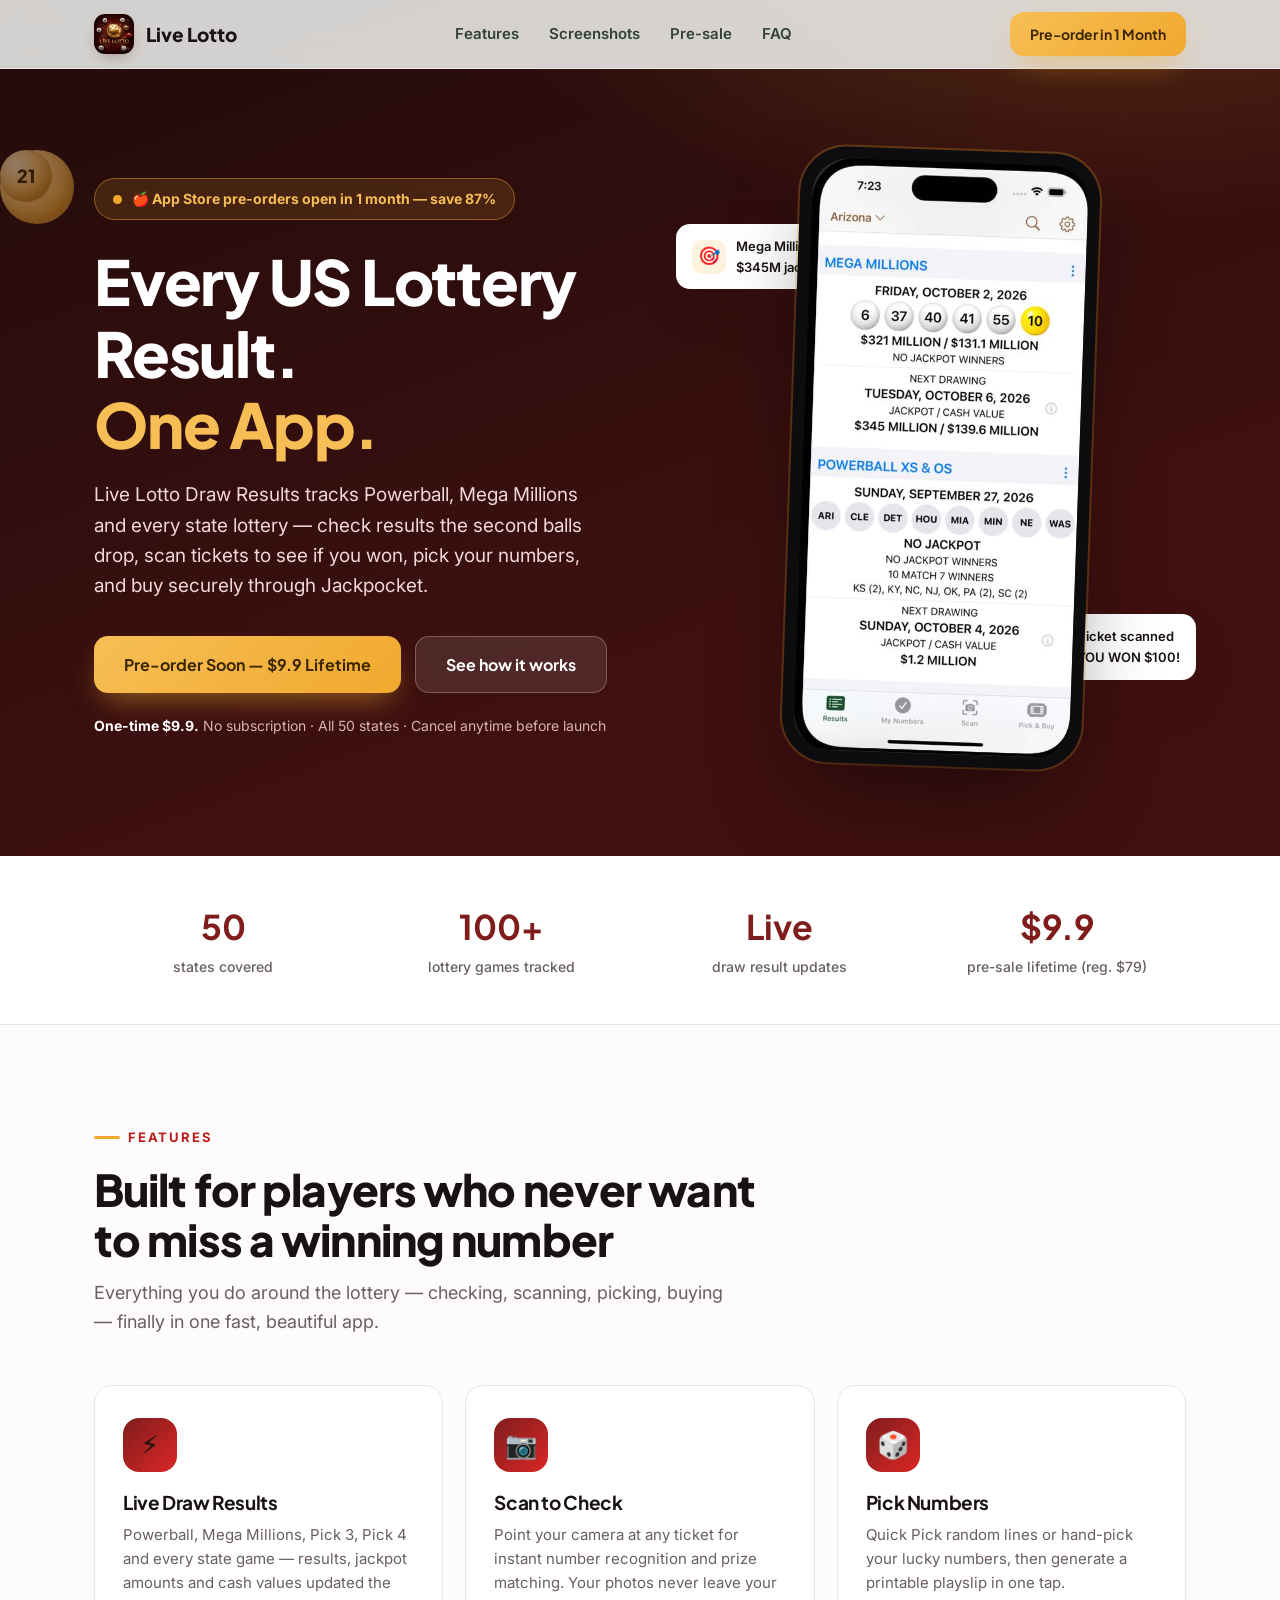
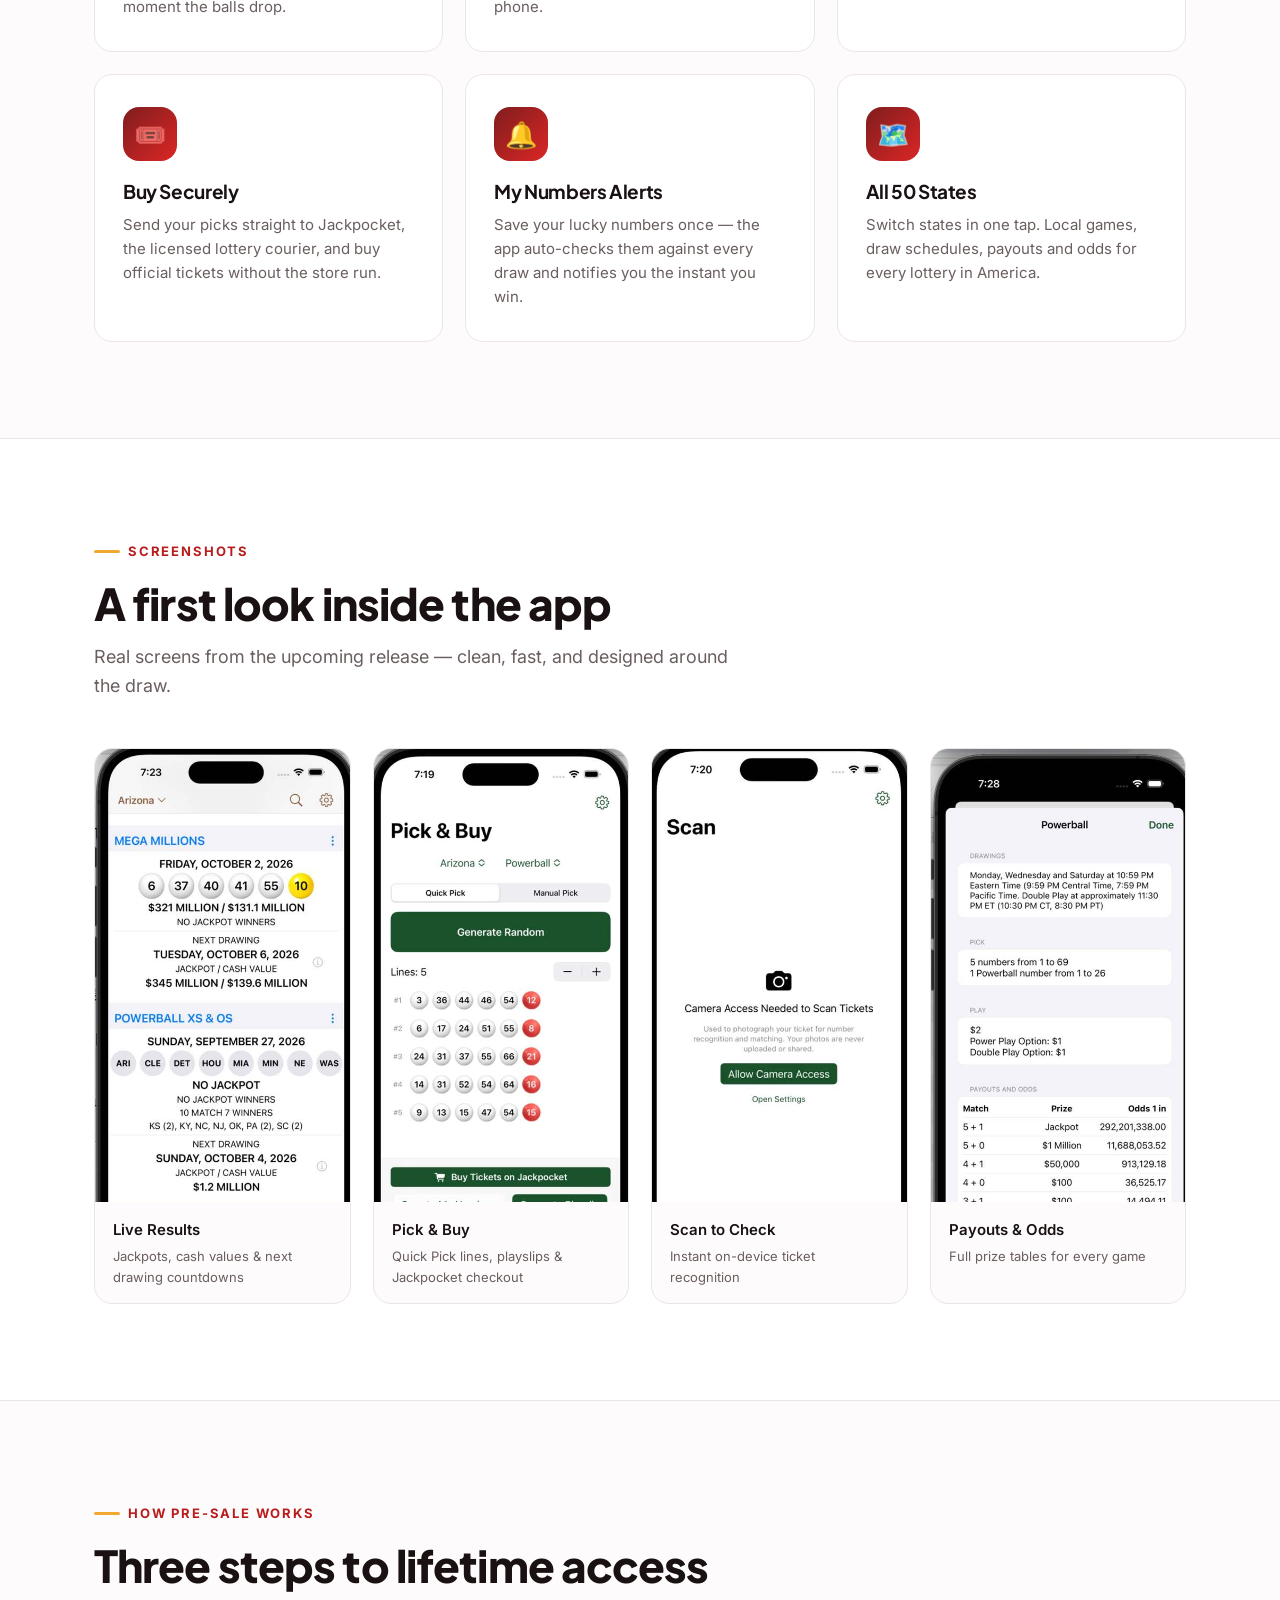
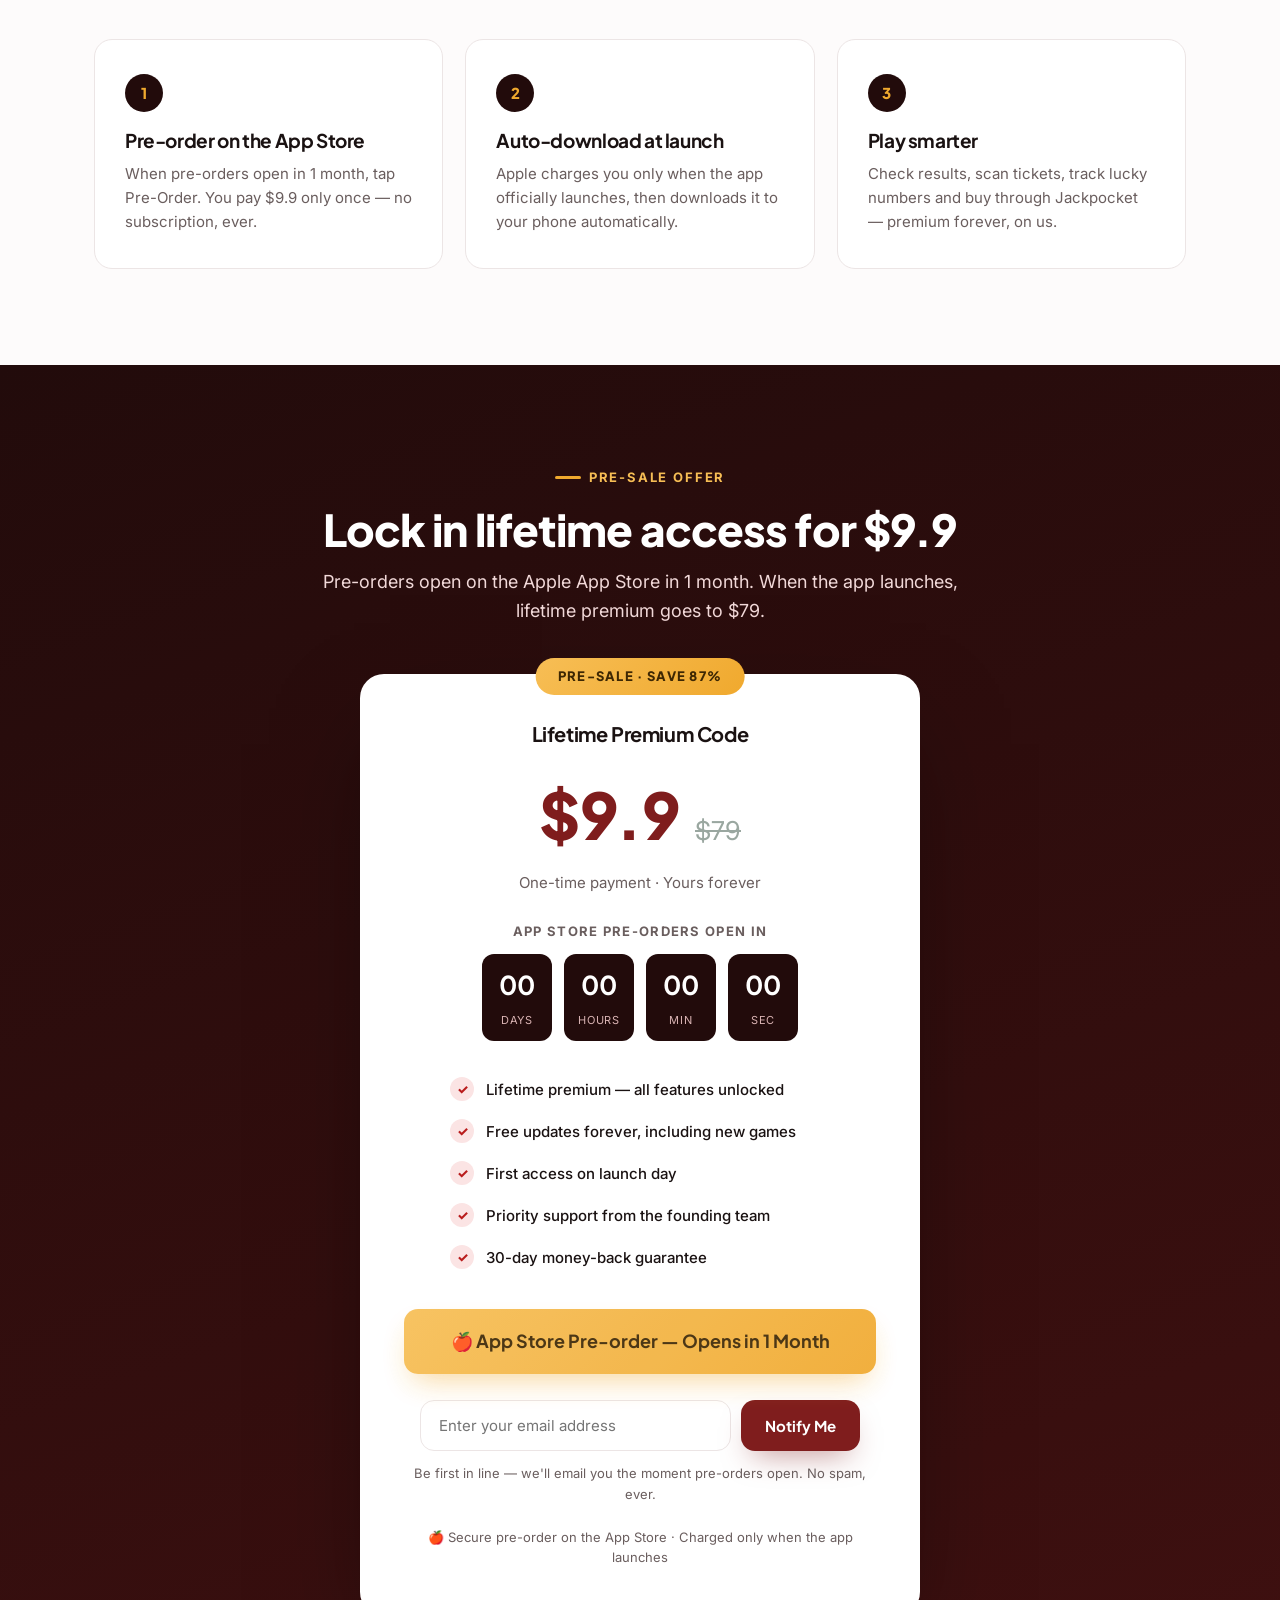
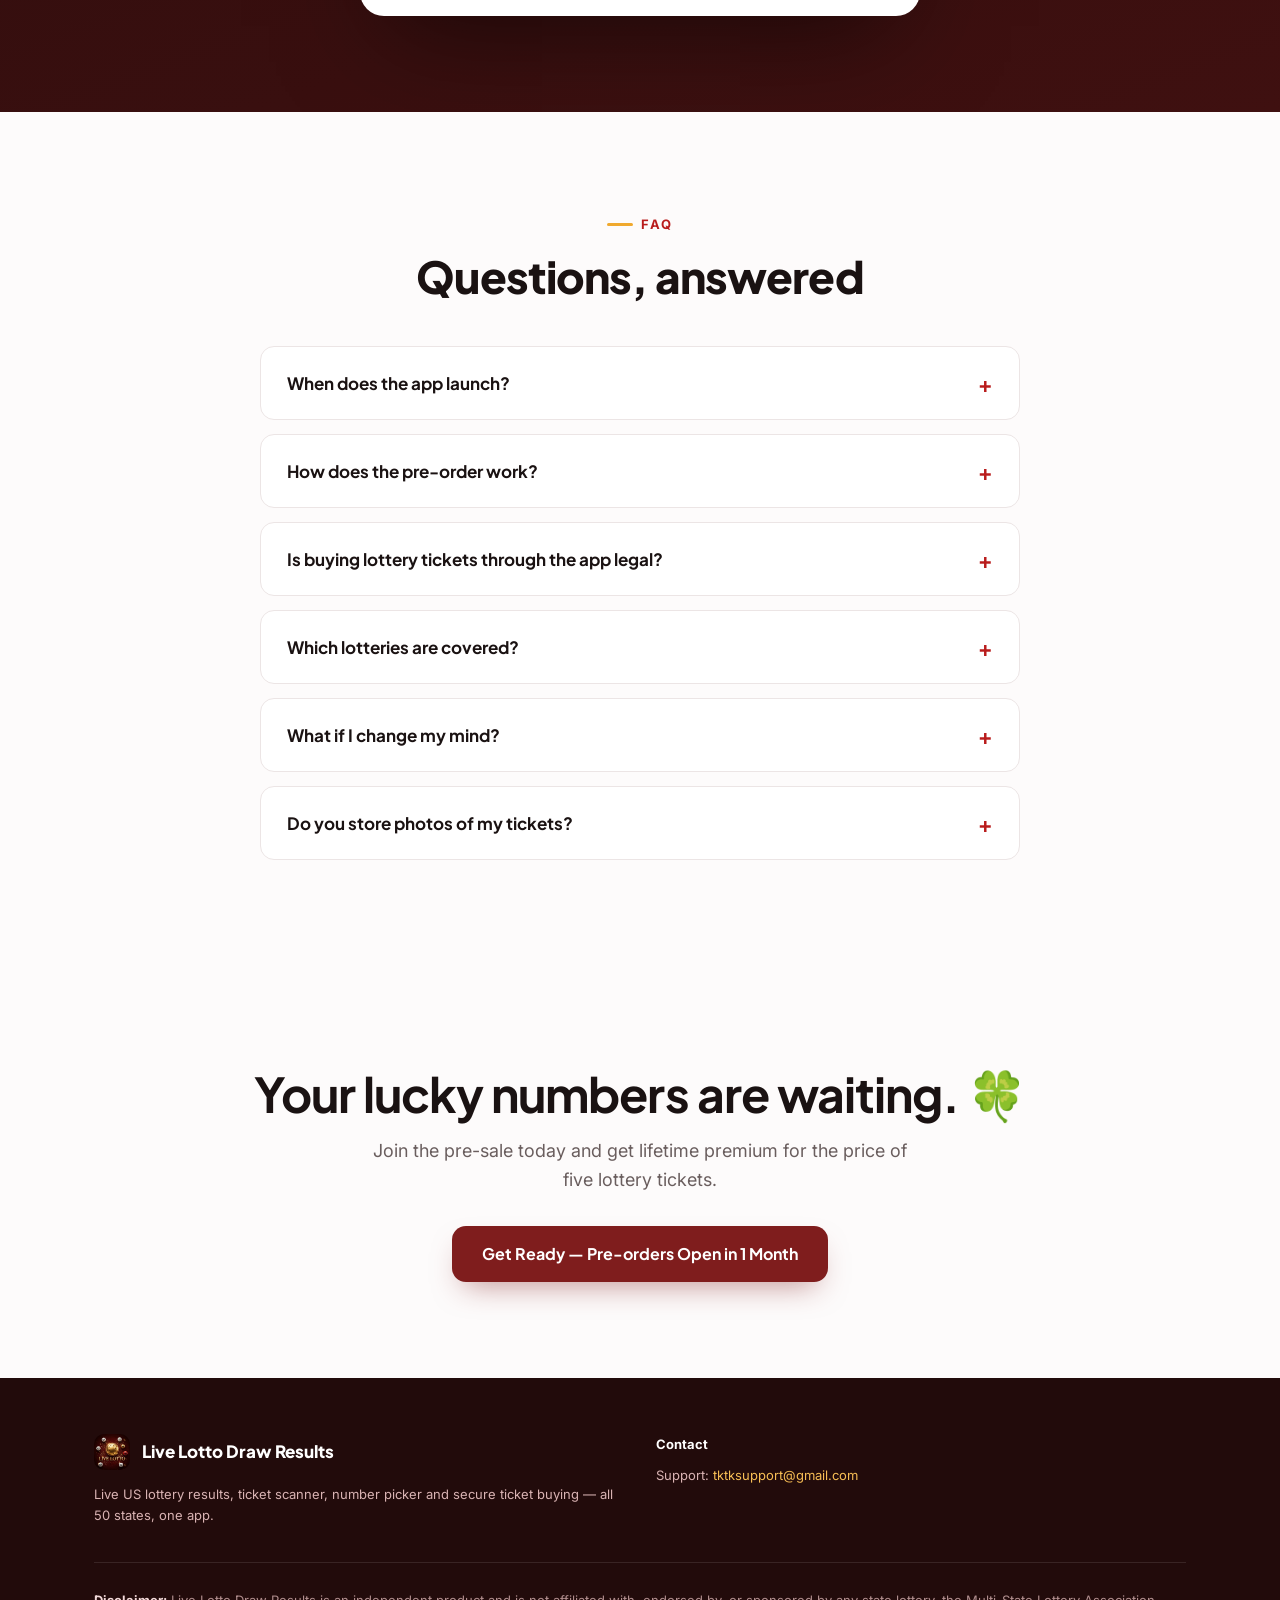
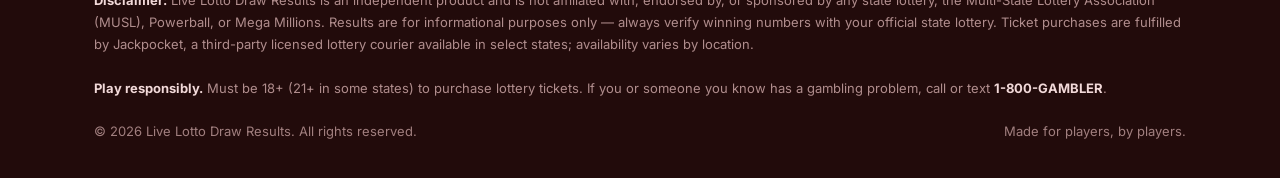
<file: index.html>
<!DOCTYPE html>
<html lang="en">
<head>
<meta charset="UTF-8">
<meta name="viewport" content="width=device-width, initial-scale=1.0">
<title>Live Lotto Draw Results — US Lottery Checker, Scanner &amp; Number Picker | Pre-sale $9.9</title>
<meta name="description" content="Live Lotto Draw Results: live US lottery results for all 50 states, ticket scanner, lucky number picker, and secure ticket buying via Jackpocket. Claim lifetime access for $9.9 (reg. $79) in the pre-sale.">
<meta property="og:title" content="Live Lotto Draw Results — Pre-sale: Lifetime access $9.9">
<meta property="og:description" content="Every US lottery result, ticket scanner, and number picker in one app. Pre-sale lifetime code $9.9 (reg. $79).">
<meta property="og:type" content="website">
<link rel="canonical" href="https://dvbph9vzc2.github.io/Live-Lotto-Presale/">
<link rel="icon" href="[data-uri]">
<link rel="stylesheet" href="assets/css/images-a.css">
<link rel="stylesheet" href="assets/css/images-b.css">
<link rel="preconnect" href="https://fonts.googleapis.com">
<link rel="preconnect" href="https://fonts.gstatic.com" crossorigin>
<link href="https://fonts.googleapis.com/css2?family=Plus+Jakarta+Sans:wght@500;600;700;800&family=Inter:wght@400;500;600&display=swap" rel="stylesheet">
<style>
:root{
  --red-950:#220b0b; --red-900:#3f1010; --red-800:#7f1d1d; --red-700:#b91c1c; --red-600:#dc2626;
  --gold-500:#f0a92e; --gold-400:#f7be55; --gold-100:#fdf3df;
  --ink:#1a1212; --muted:#6a5e5e; --line:#ece5e5; --bg:#fdfbfb; --card:#ffffff;
  --radius:18px; --shadow:0 20px 60px -20px rgba(64,16,16,.25);
  --font-d:'Plus Jakarta Sans',system-ui,-apple-system,'Segoe UI',sans-serif;
  --font-b:'Inter',system-ui,-apple-system,'Segoe UI',sans-serif;
}
*{margin:0;padding:0;box-sizing:border-box}
html{scroll-behavior:smooth}
body{font-family:var(--font-b);color:var(--ink);background:var(--bg);line-height:1.6;-webkit-font-smoothing:antialiased}
h1,h2,h3{font-family:var(--font-d);line-height:1.15;letter-spacing:-.02em}
img{max-width:100%;display:block}
a{text-decoration:none;color:inherit}
.wrap{max-width:1140px;margin:0 auto;padding:0 24px}
section{padding:96px 0}
.eyebrow{display:inline-flex;align-items:center;gap:8px;font-size:13px;font-weight:700;letter-spacing:.14em;text-transform:uppercase;color:var(--red-700);margin-bottom:16px}
.eyebrow::before{content:"";width:26px;height:3px;border-radius:2px;background:var(--gold-500)}
.sec-title{font-size:clamp(28px,4vw,44px);font-weight:800;margin-bottom:14px}
.sec-sub{color:var(--muted);font-size:18px;max-width:640px}
/* ---------- nav ---------- */
nav{position:fixed;top:0;left:0;right:0;z-index:50;backdrop-filter:blur(14px);background:rgba(251,253,251,.82);border-bottom:1px solid var(--line)}
.nav-in{display:flex;align-items:center;justify-content:space-between;height:68px}
.brand{display:flex;align-items:center;gap:12px;font-family:var(--font-d);font-weight:800;font-size:19px}
.brand img{width:40px;height:40px;border-radius:11px;box-shadow:0 6px 16px -6px rgba(64,16,16,.4)}
.nav-links{display:flex;gap:30px;font-weight:600;font-size:15px;color:#33413a}
.nav-links a:hover{color:var(--red-700)}
.btn{display:inline-flex;align-items:center;justify-content:center;gap:10px;font-family:var(--font-d);font-weight:700;border-radius:14px;cursor:pointer;border:0;transition:transform .15s ease,box-shadow .15s ease}
.btn:hover{transform:translateY(-2px)}
.btn-gold{background:linear-gradient(135deg,var(--gold-400),var(--gold-500));color:#3d2703;padding:15px 30px;font-size:16px;box-shadow:0 14px 30px -10px rgba(240,169,46,.55)}
.btn-red{background:var(--red-800);color:#fff;padding:15px 30px;font-size:16px;box-shadow:0 14px 30px -12px rgba(127,29,29,.5)}
.btn-sm{padding:11px 20px;font-size:14px}
@media(max-width:860px){.nav-links{display:none}}
/* ---------- hero ---------- */
.hero{position:relative;overflow:hidden;background:radial-gradient(1100px 520px at 85% -10%,rgba(240,169,46,.22),transparent 60%),linear-gradient(160deg,var(--red-950),var(--red-900) 70%);color:#fff;padding:150px 0 90px}
.hero .wrap{display:grid;grid-template-columns:1.05fr .95fr;gap:60px;align-items:center}
@media(max-width:960px){.hero .wrap{grid-template-columns:1fr}}
.hero-badge{display:inline-flex;align-items:center;gap:10px;background:rgba(240,169,46,.14);border:1px solid rgba(240,169,46,.45);color:var(--gold-400);font-weight:700;font-size:14px;padding:9px 18px;border-radius:100px;margin-bottom:26px}
.hero-badge .dot{width:9px;height:9px;border-radius:50%;background:var(--gold-500);animation:pulse 1.6s infinite}
@keyframes pulse{0%,100%{opacity:1}50%{opacity:.35}}
.hero h1{font-size:clamp(38px,5.4vw,62px);font-weight:800;margin-bottom:20px}
.hero h1 .gold{color:var(--gold-400)}
.hero p.lead{font-size:19px;color:#f2d9d9;max-width:520px;margin-bottom:34px}
.hero-ctas{display:flex;gap:14px;flex-wrap:wrap;margin-bottom:22px}
.hero-note{font-size:14px;color:#d9b3b3}
.hero-note strong{color:#fff}
/* lottery balls deco */
.balls{position:absolute;opacity:.5;pointer-events:none}
.ball{position:absolute;border-radius:50%;display:flex;align-items:center;justify-content:center;font-family:var(--font-d);font-weight:800;color:#3d2703;background:radial-gradient(circle at 32% 28%,#ffe9bd,var(--gold-500) 70%);box-shadow:inset -4px -6px 12px rgba(0,0,0,.18)}
/* phone */
.phone-stage{display:flex;justify-content:center;position:relative}
.phone{width:300px;border-radius:46px;background:#0d0d0f;padding:12px;box-shadow:0 40px 90px -30px rgba(0,0,0,.6),0 0 0 2px rgba(240,169,46,.25);transform:rotate(2deg)}
.phone-screen{border-radius:36px;aspect-ratio:9/19.3;background-size:cover;background-position:top center}
.phone-glow{position:absolute;width:340px;height:340px;border-radius:50%;background:radial-gradient(circle,rgba(240,169,46,.35),transparent 65%);filter:blur(10px);z-index:-0;top:20%}
.float-card{position:absolute;background:#fff;color:var(--ink);border-radius:14px;padding:12px 16px;box-shadow:var(--shadow);font-size:13px;font-weight:600;display:flex;align-items:center;gap:10px}
.float-card .ic{width:34px;height:34px;border-radius:10px;background:var(--gold-100);display:flex;align-items:center;justify-content:center;font-size:18px}
.fc1{top:12%;left:-4%;animation:float 5s ease-in-out infinite}
.fc2{bottom:14%;right:-2%;animation:float 6s ease-in-out infinite reverse}
@keyframes float{0%,100%{transform:translateY(0)}50%{transform:translateY(-12px)}}
@media(max-width:960px){.fc1{left:2%}.fc2{right:2%}}
/* ---------- logos/stats ---------- */
.stats{border-bottom:1px solid var(--line);background:#fff}
.stats .wrap{display:grid;grid-template-columns:repeat(4,1fr);gap:20px;padding:44px 24px;text-align:center}
.stat b{font-family:var(--font-d);font-size:34px;color:var(--red-800);display:block}
.stat span{color:var(--muted);font-size:14px;font-weight:500}
@media(max-width:700px){.stats .wrap{grid-template-columns:repeat(2,1fr)}}
/* ---------- features ---------- */
.feat-grid{display:grid;grid-template-columns:repeat(3,1fr);gap:22px;margin-top:48px}
@media(max-width:900px){.feat-grid{grid-template-columns:1fr 1fr}}
@media(max-width:600px){.feat-grid{grid-template-columns:1fr}}
.feat{background:var(--card);border:1px solid var(--line);border-radius:var(--radius);padding:32px 28px;transition:transform .18s ease,box-shadow .18s ease}
.feat:hover{transform:translateY(-6px);box-shadow:var(--shadow)}
.feat .ic{width:54px;height:54px;border-radius:16px;background:linear-gradient(135deg,var(--red-800),var(--red-600));display:flex;align-items:center;justify-content:center;font-size:26px;margin-bottom:20px}
.feat h3{font-size:19px;margin-bottom:10px}
.feat p{color:var(--muted);font-size:15px}
/* ---------- screenshots ---------- */
.shots{background:#fff;border-top:1px solid var(--line);border-bottom:1px solid var(--line)}
.shot-grid{display:grid;grid-template-columns:repeat(4,1fr);gap:22px;margin-top:48px}
@media(max-width:900px){.shot-grid{grid-template-columns:1fr 1fr}}
.shot{background:var(--bg);border:1px solid var(--line);border-radius:var(--radius);overflow:hidden}
.shot .imgbox{aspect-ratio:9/16;overflow:hidden;background:#0d0d0f}
.shot-img{width:100%;height:100%;background-size:cover;background-position:top center;transition:transform .4s ease}
.shot:hover .shot-img{transform:scale(1.04)}
.shot .cap{padding:16px 18px;font-weight:600;font-size:15px}
.shot .cap small{display:block;font-weight:400;color:var(--muted);font-size:13px;margin-top:4px}
/* ---------- how ---------- */
.steps{display:grid;grid-template-columns:repeat(3,1fr);gap:22px;margin-top:48px}
@media(max-width:800px){.steps{grid-template-columns:1fr}}
.step{background:var(--card);border:1px solid var(--line);border-radius:var(--radius);padding:34px 30px;position:relative}
.step .n{font-family:var(--font-d);font-size:15px;font-weight:800;color:var(--gold-500);background:var(--red-950);width:38px;height:38px;border-radius:50%;display:flex;align-items:center;justify-content:center;margin-bottom:18px}
.step h3{font-size:19px;margin-bottom:10px}
.step p{color:var(--muted);font-size:15px}
/* ---------- pricing ---------- */
.pricing{background:linear-gradient(160deg,var(--red-950),var(--red-900));color:#fff;position:relative;overflow:hidden}
.pricing .eyebrow{color:var(--gold-400)}
.price-card{max-width:560px;margin:48px auto 0;background:#fff;color:var(--ink);border-radius:24px;padding:48px 44px;text-align:center;box-shadow:0 40px 100px -30px rgba(0,0,0,.55);position:relative}
.price-card .tag{position:absolute;top:-16px;left:50%;transform:translateX(-50%);background:linear-gradient(135deg,var(--gold-400),var(--gold-500));color:#3d2703;font-family:var(--font-d);font-weight:800;font-size:13px;letter-spacing:.1em;padding:8px 22px;border-radius:100px;white-space:nowrap}
.price-row{display:flex;align-items:baseline;justify-content:center;gap:14px;margin:18px 0 6px}
.price-now{font-family:var(--font-d);font-size:64px;font-weight:800;color:var(--red-800)}
.price-was{font-size:26px;color:#9aa7a0;text-decoration:line-through}
.price-sub{color:var(--muted);font-size:15px;margin-bottom:26px}
.check-list{text-align:left;max-width:380px;margin:0 auto 30px;list-style:none}
.check-list li{padding:9px 0 9px 36px;position:relative;font-size:15px;font-weight:500}
.check-list li::before{content:"✓";position:absolute;left:0;top:8px;width:24px;height:24px;border-radius:50%;background:#fbe4e4;color:var(--red-700);font-weight:800;display:flex;align-items:center;justify-content:center;font-size:13px}
.countdown{display:flex;justify-content:center;gap:12px;margin:0 0 28px}
.cd{background:var(--red-950);color:#fff;border-radius:12px;min-width:70px;padding:10px 6px}
.cd b{font-family:var(--font-d);font-size:26px;display:block}
.cd span{font-size:11px;letter-spacing:.08em;color:#d9b3b3}
.count-label{font-size:13px;font-weight:700;letter-spacing:.1em;text-transform:uppercase;color:var(--muted);margin-bottom:12px}
.guarantee{margin-top:22px;font-size:13px;color:var(--muted)}
/* ---------- notify form ---------- */
.notify-form{display:flex;gap:10px;max-width:440px;margin:26px auto 0}
.notify-form input{flex:1;min-width:0;padding:15px 18px;border-radius:14px;border:1px solid var(--line);font-size:15px;font-family:var(--font-b);background:#fff;color:var(--ink)}
.notify-form input:focus{outline:2px solid var(--red-600);outline-offset:1px}
.notify-form .btn{padding:15px 24px;font-size:15px;white-space:nowrap}
.notify-note{font-size:13px;color:var(--muted);margin-top:12px}
.notify-success{margin-top:22px;font-weight:700;color:var(--red-700);font-size:16px}
@media(max-width:520px){.notify-form{flex-direction:column}}
/* ---------- faq ---------- */
.faq-list{max-width:760px;margin:44px auto 0}
.faq{border:1px solid var(--line);border-radius:14px;margin-bottom:14px;background:#fff;overflow:hidden}
.faq button{width:100%;background:none;border:0;font-family:var(--font-d);font-weight:700;font-size:17px;text-align:left;padding:22px 26px;cursor:pointer;display:flex;justify-content:space-between;align-items:center;gap:16px;color:var(--ink)}
.faq button .pm{font-size:22px;color:var(--red-700);flex-shrink:0;transition:transform .2s}
.faq .a{max-height:0;overflow:hidden;transition:max-height .3s ease;color:var(--muted);font-size:15px}
.faq .a p{padding:0 26px 24px}
.faq.open .a{max-height:300px}
.faq.open .pm{transform:rotate(45deg)}
/* ---------- final cta ---------- */
.final{background:var(--bg);text-align:center}
.final h2{font-size:clamp(30px,4.4vw,48px);margin-bottom:16px}
.final p{color:var(--muted);font-size:18px;max-width:560px;margin:0 auto 32px}
/* ---------- footer ---------- */
footer{background:var(--red-950);color:#d9b3b3;padding:56px 0 36px;font-size:13px}
.foot-grid{display:grid;grid-template-columns:1fr 1fr;gap:32px;margin-bottom:36px}
@media(max-width:700px){.foot-grid{grid-template-columns:1fr}}
.foot-brand{display:flex;align-items:center;gap:12px;color:#fff;font-family:var(--font-d);font-weight:800;font-size:17px;margin-bottom:14px}
.foot-brand img{width:36px;height:36px;border-radius:10px}
.disclaimer{border-top:1px solid rgba(255,255,255,.1);padding-top:26px;line-height:1.7;color:#b08d8d}
.disclaimer strong{color:#f2d9d9}
.copy{margin-top:22px;display:flex;justify-content:space-between;flex-wrap:wrap;gap:10px;color:#a17f7f}
</style>
<script type="application/ld+json">
{"@context":"https://schema.org","@graph":[
{"@type":"SoftwareApplication","name":"Live Lotto Draw Results - US Lottery Checker and Buy","operatingSystem":"iOS","applicationCategory":"LifestyleApplication","url":"https://dvbph9vzc2.github.io/Live-Lotto-Presale/","description":"Live US lottery results for all 50 states, ticket scanner, number picker and secure ticket buying via Jackpocket.","offers":{"@type":"Offer","price":"9.9","priceCurrency":"USD","availability":"https://schema.org/PreOrder"}},
{"@type":"FAQPage","mainEntity":[
{"@type":"Question","name":"When does the app launch?","acceptedAnswer":{"@type":"Answer","text":"The app is in final testing now. Pre-sale supporters get the download link and their lifetime code the moment we launch."}},
{"@type":"Question","name":"How does the pre-order work?","acceptedAnswer":{"@type":"Answer","text":"When pre-orders open on the App Store (in 1 month), tap Pre-Order. Apple charges you $9.9 only when the app officially launches, then downloads it automatically. No codes, no extra steps — and you can cancel anytime before launch."}},
{"@type":"Question","name":"Is buying lottery tickets through the app legal?","acceptedAnswer":{"@type":"Answer","text":"Yes. Ticket purchases are processed by Jackpocket, a licensed lottery courier operating in select US states. The app's results, ticket scanner, number picker and tracking tools work in all 50 states regardless."}},
{"@type":"Question","name":"Which lotteries are covered?","acceptedAnswer":{"@type":"Answer","text":"Powerball, Mega Millions, Lotto America and 100+ state games — Pick 3, Pick 4, Cash 5 and more — with live results, jackpots, payouts and odds."}},
{"@type":"Question","name":"What if I change my mind?","acceptedAnswer":{"@type":"Answer","text":"Every pre-sale purchase is covered by a 30-day money-back guarantee. If the app isn't for you, email us and we'll refund you — no questions asked."}},
{"@type":"Question","name":"Do you store photos of my tickets?","acceptedAnswer":{"@type":"Answer","text":"No. Ticket scanning and number recognition happen entirely on your device. Your photos are never uploaded or shared."}}]}
]}
</script>
</head>
<body>

<nav>
  <div class="wrap nav-in">
    <a class="brand" href="#top"><img src="[data-uri]" alt="Live Lotto logo">Live Lotto</a>
    <div class="nav-links">
      <a href="#features">Features</a>
      <a href="#screenshots">Screenshots</a>
      <a href="#pricing">Pre-sale</a>
      <a href="#faq">FAQ</a>
    </div>
    <a href="#pricing" class="btn btn-gold btn-sm">Pre-order in 1 Month</a>
  </div>
</nav>

<header class="hero" id="top">
  <div class="balls">
    <div class="ball" style="width:74px;height:74px;top:16%;left:4%;font-size:24px">7</div>
    <div class="ball" style="width:52px;height:52px;top:66%;left:8%;font-size:18px">21</div>
    <div class="ball" style="width:92px;height:92px;bottom:8%;right:5%;font-size:30px">9</div>
  </div>
  <div class="wrap">
    <div>
      <div class="hero-badge"><span class="dot"></span>🍎 App Store pre-orders open in 1 month — save 87%</div>
      <h1>Every US Lottery Result.<br><span class="gold">One App.</span></h1>
      <p class="lead">Live Lotto Draw Results tracks Powerball, Mega Millions and every state lottery — check results the second balls drop, scan tickets to see if you won, pick your numbers, and buy securely through Jackpocket.</p>
      <div class="hero-ctas">
        <a href="#pricing" class="btn btn-gold">Pre-order Soon — $9.9 Lifetime</a>
        <a href="#features" class="btn" style="background:rgba(255,255,255,.1);color:#fff;border:1px solid rgba(255,255,255,.25);padding:15px 30px;font-size:16px">See how it works</a>
      </div>
      <p class="hero-note"><strong>One-time $9.9.</strong> No subscription · All 50 states · Cancel anytime before launch</p>
    </div>
    <div class="phone-stage">
      <div class="phone-glow"></div>
      <div class="float-card fc1"><span class="ic">🎯</span><span>Mega Millions<br>$345M jackpot</span></div>
      <div class="float-card fc2"><span class="ic">📷</span><span>Ticket scanned<br>YOU WON $100!</span></div>
      <div class="phone"><div class="phone-screen img-mega" role="img" aria-label="Live Lotto app showing Mega Millions results"></div></div>
    </div>
  </div>
</header>

<div class="stats">
  <div class="wrap">
    <div class="stat"><b>50</b><span>states covered</span></div>
    <div class="stat"><b>100+</b><span>lottery games tracked</span></div>
    <div class="stat"><b>Live</b><span>draw result updates</span></div>
    <div class="stat"><b>$9.9</b><span>pre-sale lifetime (reg. $79)</span></div>
  </div>
</div>

<section id="features">
  <div class="wrap">
    <span class="eyebrow">Features</span>
    <h2 class="sec-title">Built for players who never want<br>to miss a winning number</h2>
    <p class="sec-sub">Everything you do around the lottery — checking, scanning, picking, buying — finally in one fast, beautiful app.</p>
    <div class="feat-grid">
      <div class="feat"><div class="ic">⚡</div><h3>Live Draw Results</h3><p>Powerball, Mega Millions, Pick 3, Pick 4 and every state game — results, jackpot amounts and cash values updated the moment the balls drop.</p></div>
      <div class="feat"><div class="ic">📷</div><h3>Scan to Check</h3><p>Point your camera at any ticket for instant number recognition and prize matching. Your photos never leave your phone.</p></div>
      <div class="feat"><div class="ic">🎲</div><h3>Pick Numbers</h3><p>Quick Pick random lines or hand-pick your lucky numbers, then generate a printable playslip in one tap.</p></div>
      <div class="feat"><div class="ic">🎟️</div><h3>Buy Securely</h3><p>Send your picks straight to Jackpocket, the licensed lottery courier, and buy official tickets without the store run.</p></div>
      <div class="feat"><div class="ic">🔔</div><h3>My Numbers Alerts</h3><p>Save your lucky numbers once — the app auto-checks them against every draw and notifies you the instant you win.</p></div>
      <div class="feat"><div class="ic">🗺️</div><h3>All 50 States</h3><p>Switch states in one tap. Local games, draw schedules, payouts and odds for every lottery in America.</p></div>
    </div>
  </div>
</section>

<section class="shots" id="screenshots">
  <div class="wrap">
    <span class="eyebrow">Screenshots</span>
    <h2 class="sec-title">A first look inside the app</h2>
    <p class="sec-sub">Real screens from the upcoming release — clean, fast, and designed around the draw.</p>
    <div class="shot-grid">
      <div class="shot"><div class="imgbox"><div class="shot-img img-mega" role="img" aria-label="Mega Millions results with jackpot amount"></div></div><div class="cap">Live Results<small>Jackpots, cash values &amp; next drawing countdowns</small></div></div>
      <div class="shot"><div class="imgbox"><div class="shot-img img-pickbuy" role="img" aria-label="Pick and Buy screen with generated number lines"></div></div><div class="cap">Pick &amp; Buy<small>Quick Pick lines, playslips &amp; Jackpocket checkout</small></div></div>
      <div class="shot"><div class="imgbox"><div class="shot-img img-scan" role="img" aria-label="Scan tab for ticket checking"></div></div><div class="cap">Scan to Check<small>Instant on-device ticket recognition</small></div></div>
      <div class="shot"><div class="imgbox"><div class="shot-img img-detail" role="img" aria-label="Powerball game detail with payouts and odds"></div></div><div class="cap">Payouts &amp; Odds<small>Full prize tables for every game</small></div></div>
    </div>
  </div>
</section>

<section id="how">
  <div class="wrap">
    <span class="eyebrow">How pre-sale works</span>
    <h2 class="sec-title">Three steps to lifetime access</h2>
    <div class="steps">
      <div class="step"><div class="n">1</div><h3>Pre-order on the App Store</h3><p>When pre-orders open in 1 month, tap Pre-Order. You pay $9.9 only once — no subscription, ever.</p></div>
      <div class="step"><div class="n">2</div><h3>Auto-download at launch</h3><p>Apple charges you only when the app officially launches, then downloads it to your phone automatically.</p></div>
      <div class="step"><div class="n">3</div><h3>Play smarter</h3><p>Check results, scan tickets, track lucky numbers and buy through Jackpocket — premium forever, on us.</p></div>
    </div>
  </div>
</section>

<section class="pricing" id="pricing">
  <div class="wrap" style="text-align:center">
    <span class="eyebrow">Pre-sale offer</span>
    <h2 class="sec-title" style="color:#fff">Lock in lifetime access for $9.9</h2>
    <p class="sec-sub" style="color:#f2d9d9;margin:0 auto">Pre-orders open on the Apple App Store in 1 month. When the app launches, lifetime premium goes to $79.</p>
    <div class="price-card">
      <div class="tag">PRE-SALE · SAVE 87%</div>
      <h3 style="font-size:20px">Lifetime Premium Code</h3>
      <div class="price-row"><span class="price-now">$9.9</span><span class="price-was">$79</span></div>
      <p class="price-sub">One-time payment · Yours forever</p>
      <div class="count-label">App Store pre-orders open in</div>
      <div class="countdown" id="countdown">
        <div class="cd"><b id="cd-d">00</b><span>DAYS</span></div>
        <div class="cd"><b id="cd-h">00</b><span>HOURS</span></div>
        <div class="cd"><b id="cd-m">00</b><span>MIN</span></div>
        <div class="cd"><b id="cd-s">00</b><span>SEC</span></div>
      </div>
      <ul class="check-list">
        <li>Lifetime premium — all features unlocked</li>
        <li>Free updates forever, including new games</li>
        <li>First access on launch day</li>
        <li>Priority support from the founding team</li>
        <li>30-day money-back guarantee</li>
      </ul>
      <!-- TODO: when your App Store pre-order page is live, replace the banner below with:
      <a href="https://apps.apple.com/app/idYOURAPPID" class="btn btn-gold" style="width:100%;font-size:18px;padding:18px">🍎 Pre-order on the App Store — $9.9</a> -->
      <div class="btn btn-gold" style="width:100%;font-size:18px;padding:18px;cursor:default;opacity:.92">🍎 App Store Pre-order — Opens in 1 Month</div>
      <!-- Formspree endpoint configured: https://formspree.io/f/mzedzwqn -->
      <form id="notify-form" action="https://formspree.io/f/mzedzwqn" method="POST" class="notify-form">
        <input type="email" name="email" placeholder="Enter your email address" required aria-label="Email address">
        <button type="submit" class="btn btn-red">Notify Me</button>
      </form>
      <p class="notify-note">Be first in line — we&apos;ll email you the moment pre-orders open. No spam, ever.</p>
      <p class="notify-success" hidden>🎉 You&apos;re on the list! Watch your inbox when pre-orders open.</p>
      <p class="guarantee">🍎 Secure pre-order on the App Store · Charged only when the app launches</p>
    </div>
  </div>
</section>

<section id="faq">
  <div class="wrap">
    <div style="text-align:center"><span class="eyebrow">FAQ</span>
    <h2 class="sec-title">Questions, answered</h2></div>
    <div class="faq-list">
      <div class="faq"><button>When does the app launch?<span class="pm">+</span></button><div class="a"><p>The app is in final testing now. Pre-sale supporters get the download link and their lifetime code the moment we launch — you'll be the very first to play.</p></div></div>
      <div class="faq"><button>How does the pre-order work?<span class="pm">+</span></button><div class="a"><p>When pre-orders open on the App Store (in 1 month), tap Pre-Order. Apple charges you $9.9 only when the app officially launches, then downloads it automatically. No codes, no extra steps — and you can cancel anytime before launch.</p></div></div>
      <div class="faq"><button>Is buying lottery tickets through the app legal?<span class="pm">+</span></button><div class="a"><p>Yes. Ticket purchases are processed by Jackpocket, a licensed lottery courier operating in select US states. The app's results, ticket scanner, number picker and tracking tools work in all 50 states regardless.</p></div></div>
      <div class="faq"><button>Which lotteries are covered?<span class="pm">+</span></button><div class="a"><p>Powerball, Mega Millions, Lotto America and 100+ state games — Pick 3, Pick 4, Cash 5 and more — with live results, jackpots, payouts and odds.</p></div></div>
      <div class="faq"><button>What if I change my mind?<span class="pm">+</span></button><div class="a"><p>Every pre-sale purchase is covered by a 30-day money-back guarantee. If the app isn't for you, email us and we'll refund you — no questions asked.</p></div></div>
      <div class="faq"><button>Do you store photos of my tickets?<span class="pm">+</span></button><div class="a"><p>No. Ticket scanning and number recognition happen entirely on your device. Your photos are never uploaded or shared.</p></div></div>
    </div>
  </div>
</section>

<section class="final">
  <div class="wrap">
    <h2>Your lucky numbers are waiting. 🍀</h2>
    <p>Join the pre-sale today and get lifetime premium for the price of five lottery tickets.</p>
    <a href="#pricing" class="btn btn-red">Get Ready — Pre-orders Open in 1 Month</a>
  </div>
</section>

<footer>
  <div class="wrap">
    <div class="foot-grid">
      <div>
        <div class="foot-brand"><img src="[data-uri]" alt="Live Lotto logo">Live Lotto Draw Results</div>
        <p>Live US lottery results, ticket scanner, number picker and secure ticket buying — all 50 states, one app.</p>
      </div>
      <div>
        <p style="margin-bottom:10px"><strong style="color:#fff">Contact</strong></p>
        <!-- TODO: replace with your real support email -->
        <p>Support: <a href="mailto:tktksupport@gmail.com" style="color:var(--gold-400)">tktksupport@gmail.com</a></p>
      </div>
    </div>
    <div class="disclaimer">
      <strong>Disclaimer:</strong> Live Lotto Draw Results is an independent product and is not affiliated with, endorsed by, or sponsored by any state lottery, the Multi-State Lottery Association (MUSL), Powerball, or Mega Millions. Results are for informational purposes only — always verify winning numbers with your official state lottery. Ticket purchases are fulfilled by Jackpocket, a third-party licensed lottery courier available in select states; availability varies by location.<br><br>
      <strong>Play responsibly.</strong> Must be 18+ (21+ in some states) to purchase lottery tickets. If you or someone you know has a gambling problem, call or text <strong>1-800-GAMBLER</strong>.
    </div>
    <div class="copy"><span>© 2026 Live Lotto Draw Results. All rights reserved.</span><span>Made for players, by players.</span></div>
  </div>
</footer>

<script>
// FAQ accordion
document.querySelectorAll('.faq button').forEach(function(btn){
  btn.addEventListener('click', function(){
    var item = btn.parentElement;
    var wasOpen = item.classList.contains('open');
    document.querySelectorAll('.faq.open').forEach(function(f){ f.classList.remove('open'); });
    if(!wasOpen) item.classList.add('open');
  });
});
// Countdown to App Store pre-order opening (1 month out)
var PRESALE_END = new Date('2026-11-06T23:59:59-05:00').getTime();
function tick(){
  var now = Date.now(), d = Math.max(0, PRESALE_END - now);
  var days = Math.floor(d/864e5), hrs = Math.floor(d%864e5/36e5),
      min = Math.floor(d%36e5/6e4), sec = Math.floor(d%6e4/1e3);
  document.getElementById('cd-d').textContent = String(days).padStart(2,'0');
  document.getElementById('cd-h').textContent = String(hrs).padStart(2,'0');
  document.getElementById('cd-m').textContent = String(min).padStart(2,'0');
  document.getElementById('cd-s').textContent = String(sec).padStart(2,'0');
}
// Notify-me form: posts to Formspree when configured, else mailto fallback
(function(){
  var form = document.getElementById('notify-form');
  if(!form) return;
  form.addEventListener('submit', function(e){
    e.preventDefault();
    if(form.action.indexOf('YOUR_FORM_ID') !== -1){
      var email = form.querySelector('input[type=email]').value;
      window.location.href = 'mailto:tktksupport@gmail.com?subject=' + encodeURIComponent('Notify me when Live Lotto pre-orders open') + '&body=' + encodeURIComponent('Please notify me at ' + email + ' when pre-orders open.');
      return;
    }
    fetch(form.action, {method:'POST', body:new FormData(form), headers:{'Accept':'application/json'}})
      .then(function(res){
        if(res.ok){
          form.hidden = true;
          document.querySelector('.notify-note').hidden = true;
          document.querySelector('.notify-success').hidden = false;
        } else { alert('Something went wrong. Please try again.'); }
      })
      .catch(function(){ alert('Something went wrong. Please try again.'); });
  });
})();
tick(); setInterval(tick, 1000);
</script>
</body>
</html>
</file>
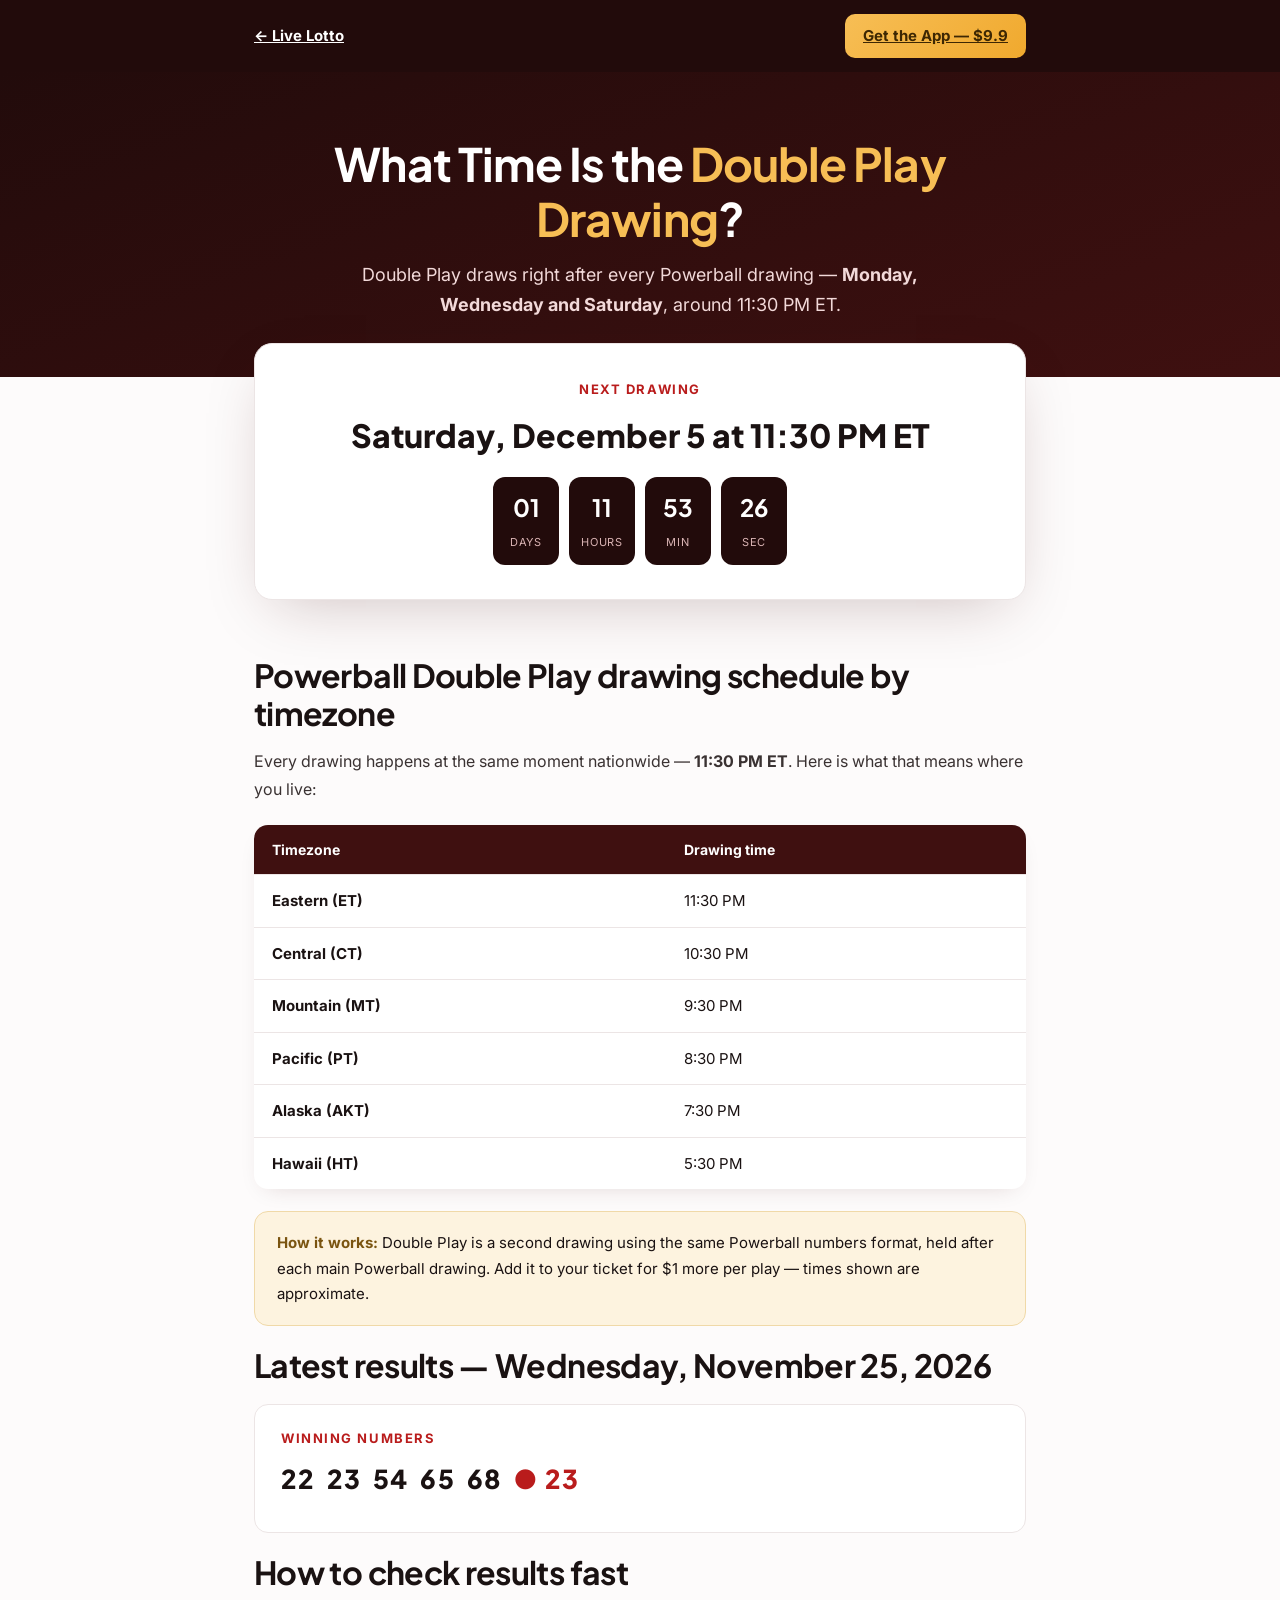
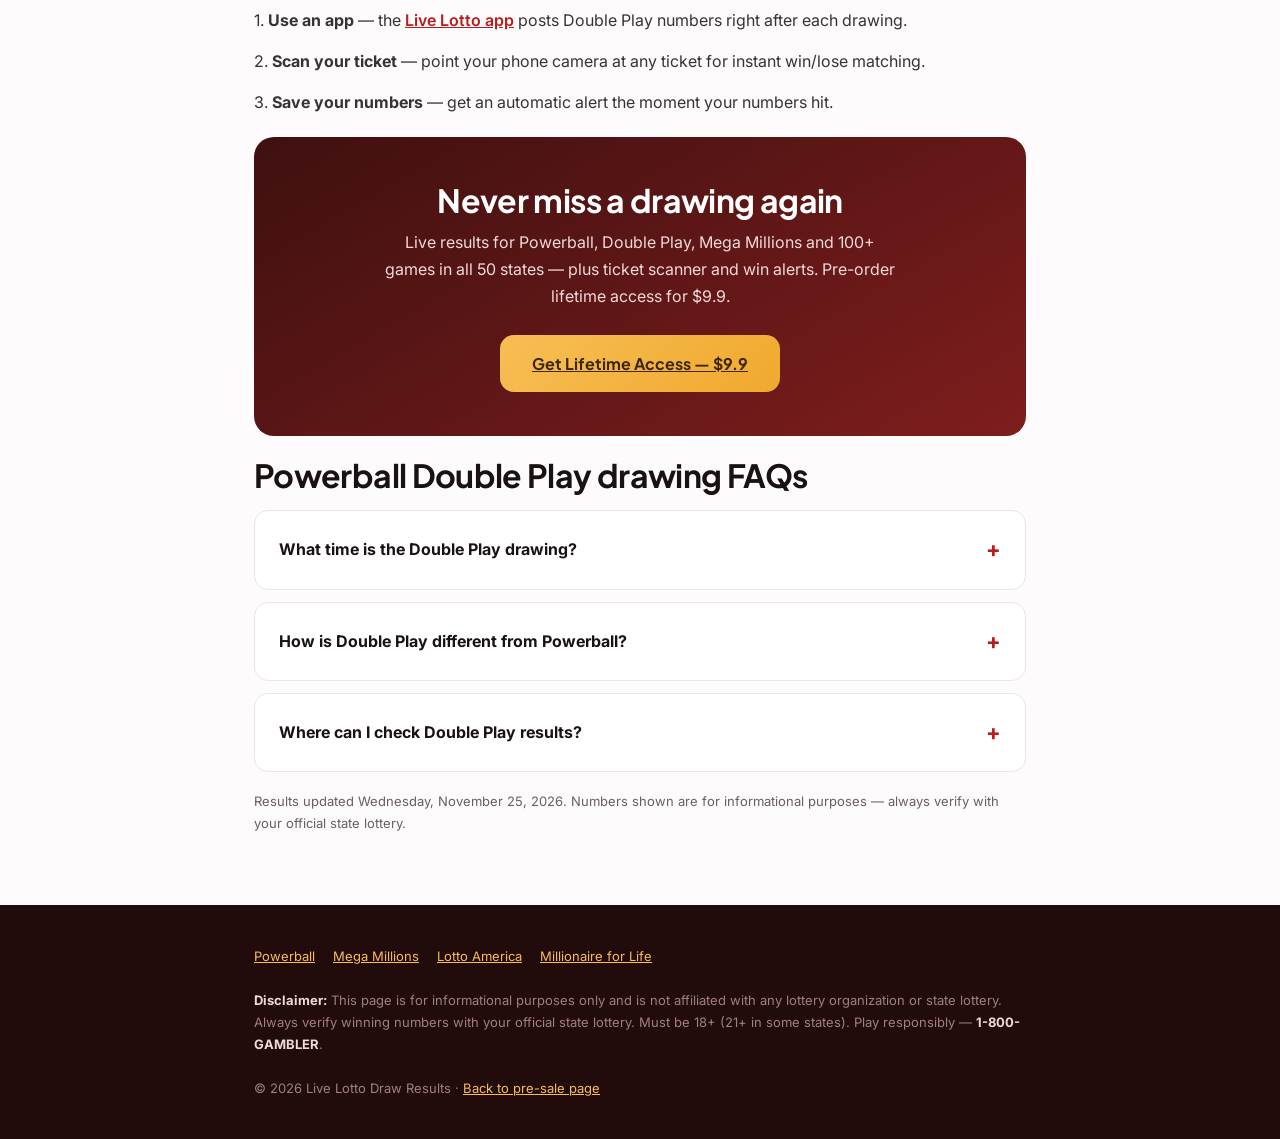
<file: double-play-drawing-time.html>
<!DOCTYPE html>
<html lang="en">
<head>
<meta charset="UTF-8">
<meta name="viewport" content="width=device-width, initial-scale=1.0">
<title>What Time Is the Powerball Double Play Drawing? 2026 Schedule & Countdown</title>
<meta name="description" content="Double Play drawings follow every Powerball drawing — Monday, Wednesday and Saturday around 11:30 PM ET. See the next drawing time in your timezone with a live countdown.">
<link rel="canonical" href="https://dvbph9vzc2.github.io/Live-Lotto-Presale/double-play-drawing-time.html">
<link rel="preconnect" href="https://fonts.googleapis.com">
<link href="https://fonts.googleapis.com/css2?family=Plus+Jakarta+Sans:wght@600;700;800&family=Inter:wght@400;500;600&display=swap" rel="stylesheet">
<style>
:root{--red-950:#220b0b;--red-900:#3f1010;--red-800:#7f1d1d;--red-700:#b91c1c;--gold:#f0a92e;--ink:#1a1212;--muted:#6a5e5e;--line:#ece5e5;--bg:#fdfbfb;--card:#fff}
*{margin:0;padding:0;box-sizing:border-box}body{font-family:'Inter',system-ui,sans-serif;color:var(--ink);background:var(--bg);line-height:1.7}
h1,h2{font-family:'Plus Jakarta Sans',system-ui,sans-serif;letter-spacing:-.02em;line-height:1.2}
.wrap{max-width:820px;margin:0 auto;padding:0 24px}
.topbar{background:var(--red-950);color:#fff;padding:14px 0}
.topbar .wrap{display:flex;align-items:center;justify-content:space-between}
.topbar a{color:#fff;font-weight:700;font-size:15px}
.topbar a.cta{background:linear-gradient(135deg,#f7be55,#f0a92e);color:#3d2703;padding:9px 18px;border-radius:10px}
header.hero{background:linear-gradient(160deg,var(--red-950),var(--red-900));color:#fff;padding:64px 0 56px;text-align:center}
header.hero h1{font-size:clamp(30px,5vw,46px);margin-bottom:14px}
header.hero h1 span{color:#f7be55}
header.hero p{color:#f2d9d9;font-size:18px;max-width:620px;margin:0 auto}
.answer{background:var(--card);border:1px solid var(--line);border-radius:18px;box-shadow:0 20px 60px -20px rgba(64,16,16,.25);margin:-34px auto 0;max-width:820px;padding:34px 30px;text-align:center;position:relative}
.answer .label{font-size:13px;font-weight:700;letter-spacing:.12em;text-transform:uppercase;color:var(--red-700);margin-bottom:8px}
.answer .when{font-family:'Plus Jakarta Sans',sans-serif;font-size:clamp(22px,3.6vw,32px);font-weight:800;margin-bottom:14px}
.count{display:flex;justify-content:center;gap:10px;margin-top:6px}
.cd{background:var(--red-950);color:#fff;border-radius:12px;min-width:66px;padding:10px 6px}
.cd b{font-family:'Plus Jakarta Sans',sans-serif;font-size:24px;display:block}
.cd span{font-size:11px;letter-spacing:.08em;color:#d9b3b3}
section{padding:56px 0}
h2{font-size:clamp(24px,3.4vw,32px);margin-bottom:16px}
p{margin-bottom:14px;color:#3a3232}
table{width:100%;border-collapse:collapse;margin:22px 0;background:var(--card);border-radius:14px;overflow:hidden;box-shadow:0 8px 24px -12px rgba(64,16,16,.18)}
th{background:var(--red-900);color:#fff;text-align:left;padding:13px 18px;font-size:14px}
td{padding:13px 18px;border-top:1px solid var(--line);font-size:15px}
td:first-child{font-weight:700}
.note{background:#fdf3df;border:1px solid #f0d9a8;border-radius:14px;padding:18px 22px;font-size:15px;margin:20px 0}
.note strong{color:#7a5410}
.results{background:var(--card);border:1px solid var(--line);border-radius:14px;padding:22px 26px;margin:20px 0}
.results .nums{font-family:'Plus Jakarta Sans',sans-serif;font-size:26px;font-weight:800;letter-spacing:.04em;margin:8px 0}
.results .nums span{color:var(--red-700)}
.cta-box{background:linear-gradient(150deg,var(--red-900),var(--red-800));border-radius:20px;color:#fff;padding:44px 36px;text-align:center;margin:20px 0}
.cta-box h2{color:#fff;margin-bottom:10px}
.cta-box p{color:#f2d9d9;max-width:520px;margin:0 auto 24px}
.btn{display:inline-block;font-family:'Plus Jakarta Sans',sans-serif;font-weight:700;background:linear-gradient(135deg,#f7be55,#f0a92e);color:#3d2703;padding:15px 32px;border-radius:14px;font-size:16px}
.faq{border:1px solid var(--line);border-radius:14px;margin-bottom:12px;background:#fff}
.faq summary{cursor:pointer;font-weight:700;font-size:16px;padding:20px 24px;list-style:none;display:flex;justify-content:space-between;align-items:center}
.faq summary::-webkit-details-marker{display:none}
.faq summary::after{content:"+";font-size:22px;color:var(--red-700)}
.faq[open] summary::after{content:"–"}
.faq .a{padding:0 24px 22px;color:var(--muted);font-size:15px}
footer{background:var(--red-950);color:#a17f7f;font-size:13px;padding:40px 0;line-height:1.7}
footer strong{color:#f2d9d9}
footer nav a{color:#f7be55;margin-right:14px}
</style>
<script type="application/ld+json">
{"@context":"https://schema.org","@type":"FAQPage","mainEntity":[{"@type":"Question","name":"What time is the Double Play drawing?","acceptedAnswer":{"@type":"Answer","text":"Double Play drawings are held after each Powerball drawing — Monday, Wednesday and Saturday, at approximately 11:30 PM Eastern Time."}},{"@type":"Question","name":"How is Double Play different from Powerball?","acceptedAnswer":{"@type":"Answer","text":"Double Play uses the same 5/69 + 1/26 format but is a separate drawing with its own $10 million top prize. It costs an extra $1 per play, added to a Powerball ticket."}},{"@type":"Question","name":"Where can I check Double Play results?","acceptedAnswer":{"@type":"Answer","text":"Results post on Powerball.com after each drawing. The Live Lotto app posts winning numbers instantly, with a ticket scanner and win alerts."}}]}
</script>
</head>
<body>
<div class="topbar"><div class="wrap"><a href="index.html">← Live Lotto</a><a class="cta" href="index.html#pricing">Get the App — $9.9</a></div></div>
<header class="hero"><div class="wrap">
<h1>What Time Is the <span>Double Play Drawing</span>?</h1>
<p>Double Play draws right after every Powerball drawing — <strong>Monday, Wednesday and Saturday</strong>, around 11:30 PM ET.</p>
</div></header>
<div class="wrap"><div class="answer">
<div class="label">Next drawing</div>
<div class="when" id="when">—</div>
<div class="count"><div class="cd"><b id="cd-d">00</b><span>DAYS</span></div><div class="cd"><b id="cd-h">00</b><span>HOURS</span></div><div class="cd"><b id="cd-m">00</b><span>MIN</span></div><div class="cd"><b id="cd-s">00</b><span>SEC</span></div></div>
</div></div>
<section><div class="wrap">
<h2>Powerball Double Play drawing schedule by timezone</h2>
<p>Every drawing happens at the same moment nationwide — <strong>11:30 PM ET</strong>. Here is what that means where you live:</p>
<table><tr><th>Timezone</th><th>Drawing time</th></tr>
<tr><td>Eastern (ET)</td><td>11:30 PM</td></tr>
<tr><td>Central (CT)</td><td>10:30 PM</td></tr>
<tr><td>Mountain (MT)</td><td>9:30 PM</td></tr>
<tr><td>Pacific (PT)</td><td>8:30 PM</td></tr>
<tr><td>Alaska (AKT)</td><td>7:30 PM</td></tr>
<tr><td>Hawaii (HT)</td><td>5:30 PM</td></tr></table>
<div class="note"><strong>How it works:</strong> Double Play is a second drawing using the same Powerball numbers format, held after each main Powerball drawing. Add it to your ticket for $1 more per play — times shown are approximate.</div>
<h2>Latest results — Wednesday, November 25, 2026</h2>
<div class="results">
<div class="label" style="font-size:13px;font-weight:700;letter-spacing:.12em;text-transform:uppercase;color:var(--red-700)">Winning numbers</div>
<div class="nums">22 &nbsp;23 &nbsp;54 &nbsp;65 &nbsp;68 &nbsp;<span>● 23</span></div>
</div>

<h2>How to check results fast</h2>
<p>1. <strong>Use an app</strong> — the <a href="index.html" style="color:var(--red-700);font-weight:600">Live Lotto app</a> posts Double Play numbers right after each drawing.</p>
<p>2. <strong>Scan your ticket</strong> — point your phone camera at any ticket for instant win/lose matching.</p>
<p>3. <strong>Save your numbers</strong> — get an automatic alert the moment your numbers hit.</p>
<div class="cta-box">
<h2>Never miss a drawing again</h2>
<p>Live results for Powerball, Double Play, Mega Millions and 100+ games in all 50 states — plus ticket scanner and win alerts. Pre-order lifetime access for $9.9.</p>
<a class="btn" href="index.html#pricing">Get Lifetime Access — $9.9</a>
</div>
<h2>Powerball Double Play drawing FAQs</h2>
<details class="faq"><summary>What time is the Double Play drawing?</summary><div class="a">Double Play drawings are held after each Powerball drawing — Monday, Wednesday and Saturday, at approximately 11:30 PM Eastern Time.</div></details>
<details class="faq"><summary>How is Double Play different from Powerball?</summary><div class="a">Double Play uses the same 5/69 + 1/26 format but is a separate drawing with its own $10 million top prize. It costs an extra $1 per play, added to a Powerball ticket.</div></details>
<details class="faq"><summary>Where can I check Double Play results?</summary><div class="a">Results post on Powerball.com after each drawing. The Live Lotto app posts winning numbers instantly, with a ticket scanner and win alerts.</div></details>
<p style="font-size:13px;color:var(--muted);margin-top:18px">Results updated Wednesday, November 25, 2026. Numbers shown are for informational purposes — always verify with your official state lottery.</p>
</div></section>
<footer><div class="wrap">
<nav><a href="powerball-drawing-time.html">Powerball</a>
<a href="mega-millions-drawing-time.html">Mega Millions</a>
<a href="lotto-america-drawing-time.html">Lotto America</a>
<a href="millionaire-for-life-drawing-time.html">Millionaire for Life</a></nav><br>
<strong>Disclaimer:</strong> This page is for informational purposes only and is not affiliated with any lottery organization or state lottery. Always verify winning numbers with your official state lottery. Must be 18+ (21+ in some states). Play responsibly — <strong>1-800-GAMBLER</strong>.<br><br>
© 2026 Live Lotto Draw Results · <a href="index.html" style="color:#f7be55">Back to pre-sale page</a>
</div></footer>
<script>
function etParts(ms){
  var map={Sun:0,Mon:1,Tue:2,Wed:3,Thu:4,Fri:5,Sat:6};
  var p=Object.fromEntries(new Intl.DateTimeFormat('en-US',{timeZone:'America/New_York',weekday:'short',year:'numeric',month:'numeric',day:'numeric',hour:'numeric',minute:'numeric',hour12:false}).formatToParts(new Date(ms)).map(function(x){return [x.type,x.value];}));
  return {wd:map[p.weekday],y:+p.year,mo:+p.month,d:+p.day};
}
function etOffsetMs(ms){
  var dtf=new Intl.DateTimeFormat('en-US',{timeZone:'America/New_York',year:'numeric',month:'2-digit',day:'2-digit',hour:'2-digit',minute:'2-digit',second:'2-digit',hour12:false});
  var p=Object.fromEntries(dtf.formatToParts(new Date(ms)).map(function(x){return [x.type,x.value];}));
  var asUTC=Date.UTC(+p.year,+p.month-1,+p.day,(+p.hour)%24,+p.minute,+p.second);
  return ms-asUTC;
}
function nextDraw(){
  var now=Date.now(),days=[1, 3, 6];
  for(var i=0;i<8;i++){
    var probe=now+i*864e5, ep=etParts(probe);
    if(days.indexOf(ep.wd)===-1) continue;
    var drawMs=Date.UTC(ep.y,ep.mo-1,ep.d,23,30,0)+etOffsetMs(probe);
    if(drawMs>now) return {ms:drawMs,y:ep.y,mo:ep.mo,d:ep.d};
  }
  return null;
}
var DAYS=['Sunday','Monday','Tuesday','Wednesday','Thursday','Friday','Saturday'];
var MON=['January','February','March','April','May','June','July','August','September','October','November','December'];
var nd=nextDraw();
if(nd){
  var ep=etParts(nd.ms);
  var today=etParts(Date.now());
  var label=(ep.y===today.y&&ep.mo===today.mo&&ep.d===today.d)?"Tonight":DAYS[ep.wd];
  document.getElementById('when').textContent=label+', '+MON[ep.mo-1]+' '+ep.d+' at 11:30 PM ET';
  (function tick(){
    var diff=Math.max(0,nd.ms-Date.now());
    var d=Math.floor(diff/864e5),h=Math.floor(diff%864e5/36e5),m=Math.floor(diff%36e5/6e4),s=Math.floor(diff%6e4/1e3);
    document.getElementById('cd-d').textContent=String(d).padStart(2,'0');
    document.getElementById('cd-h').textContent=String(h).padStart(2,'0');
    document.getElementById('cd-m').textContent=String(m).padStart(2,'0');
    document.getElementById('cd-s').textContent=String(s).padStart(2,'0');
    setTimeout(tick,1000);
  })();
}
</script>
</body>
</html>
</file>
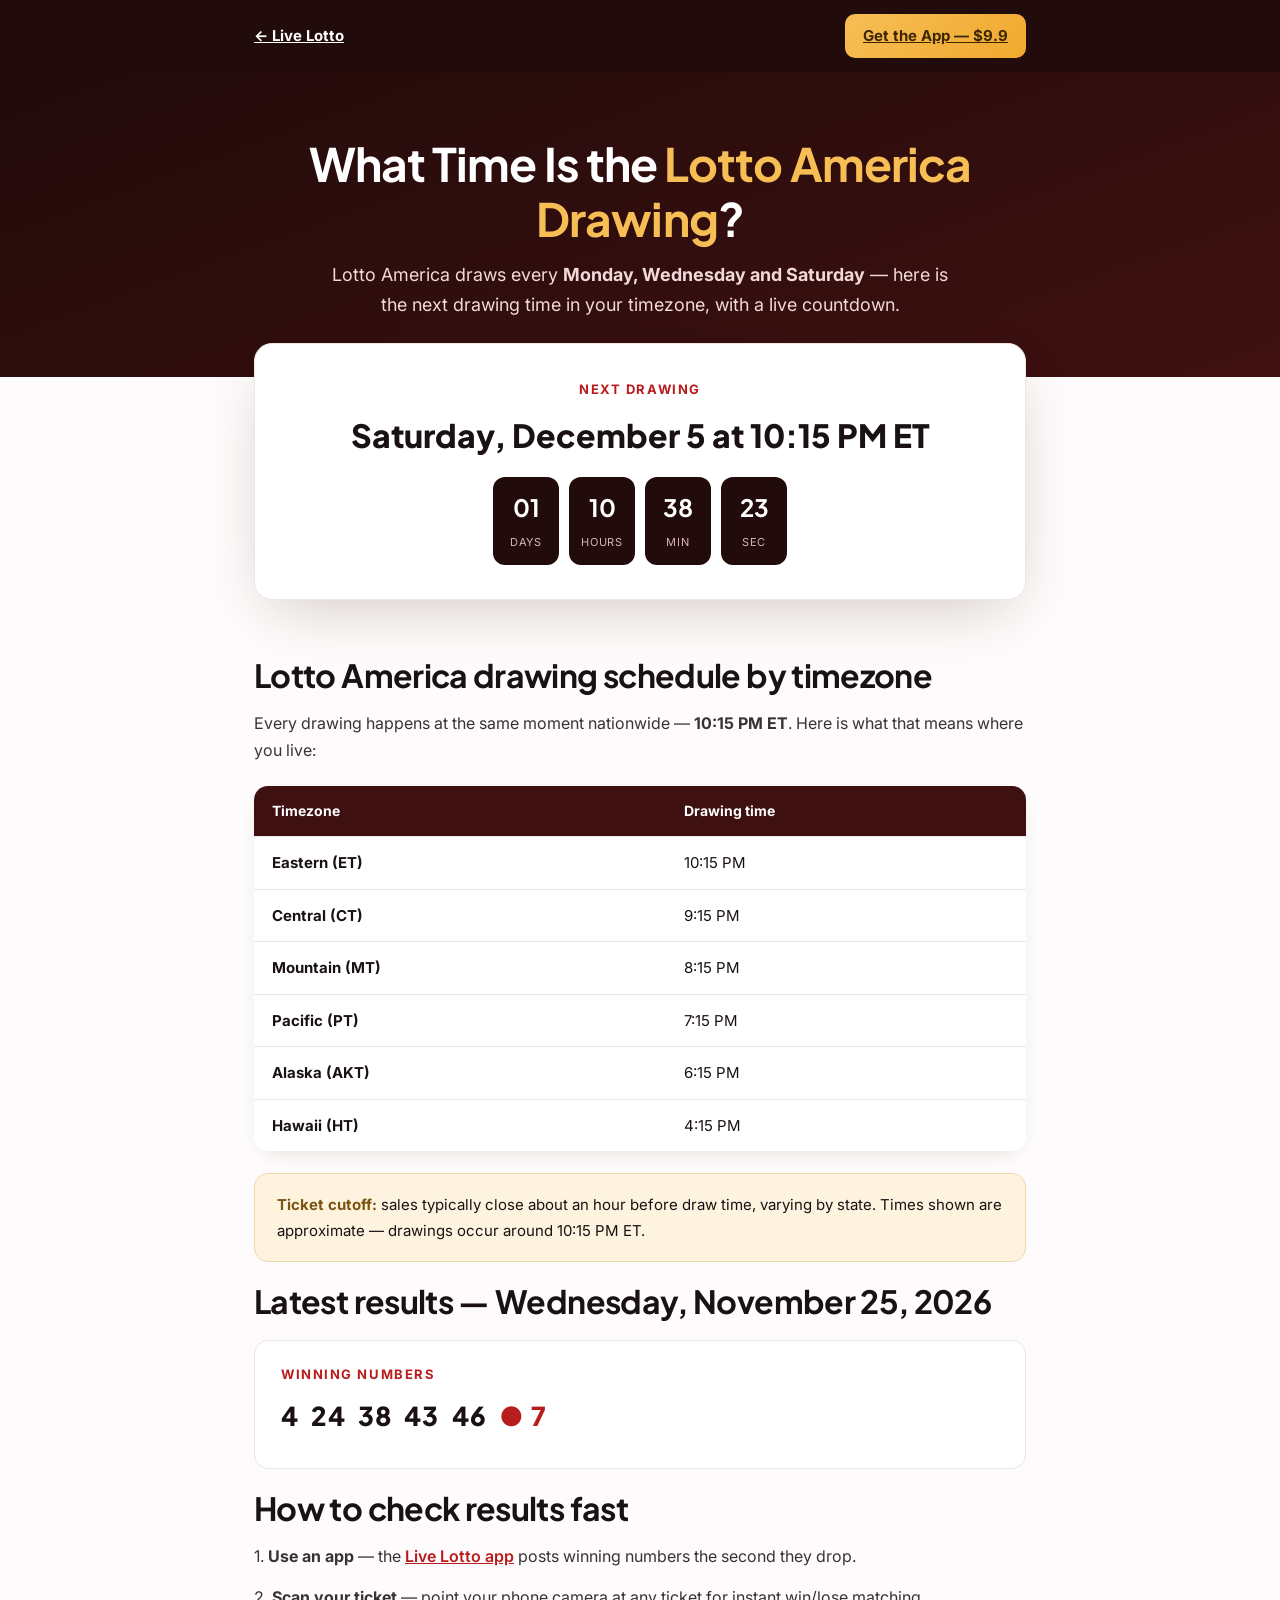
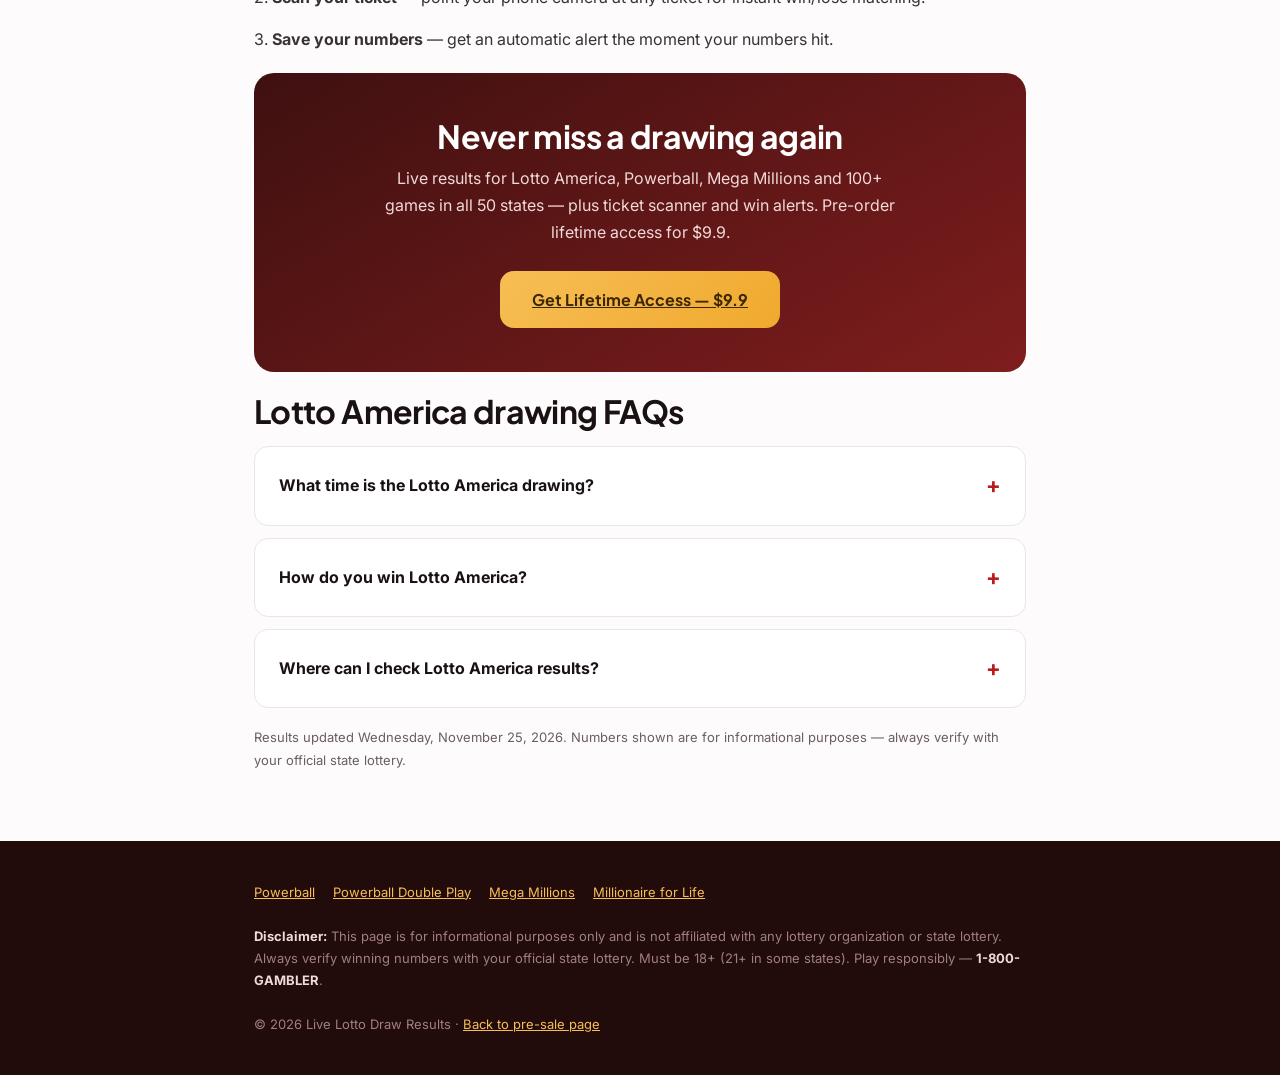
<file: lotto-america-drawing-time.html>
<!DOCTYPE html>
<html lang="en">
<head>
<meta charset="UTF-8">
<meta name="viewport" content="width=device-width, initial-scale=1.0">
<title>What Time Is the Lotto America Drawing? 2026 Schedule & Live Countdown</title>
<meta name="description" content="Lotto America drawings are every Monday, Wednesday and Saturday around 10:15 PM ET. See the next drawing time in your timezone with a live countdown and latest results.">
<link rel="canonical" href="https://dvbph9vzc2.github.io/Live-Lotto-Presale/lotto-america-drawing-time.html">
<link rel="preconnect" href="https://fonts.googleapis.com">
<link href="https://fonts.googleapis.com/css2?family=Plus+Jakarta+Sans:wght@600;700;800&family=Inter:wght@400;500;600&display=swap" rel="stylesheet">
<style>
:root{--red-950:#220b0b;--red-900:#3f1010;--red-800:#7f1d1d;--red-700:#b91c1c;--gold:#f0a92e;--ink:#1a1212;--muted:#6a5e5e;--line:#ece5e5;--bg:#fdfbfb;--card:#fff}
*{margin:0;padding:0;box-sizing:border-box}body{font-family:'Inter',system-ui,sans-serif;color:var(--ink);background:var(--bg);line-height:1.7}
h1,h2{font-family:'Plus Jakarta Sans',system-ui,sans-serif;letter-spacing:-.02em;line-height:1.2}
.wrap{max-width:820px;margin:0 auto;padding:0 24px}
.topbar{background:var(--red-950);color:#fff;padding:14px 0}
.topbar .wrap{display:flex;align-items:center;justify-content:space-between}
.topbar a{color:#fff;font-weight:700;font-size:15px}
.topbar a.cta{background:linear-gradient(135deg,#f7be55,#f0a92e);color:#3d2703;padding:9px 18px;border-radius:10px}
header.hero{background:linear-gradient(160deg,var(--red-950),var(--red-900));color:#fff;padding:64px 0 56px;text-align:center}
header.hero h1{font-size:clamp(30px,5vw,46px);margin-bottom:14px}
header.hero h1 span{color:#f7be55}
header.hero p{color:#f2d9d9;font-size:18px;max-width:620px;margin:0 auto}
.answer{background:var(--card);border:1px solid var(--line);border-radius:18px;box-shadow:0 20px 60px -20px rgba(64,16,16,.25);margin:-34px auto 0;max-width:820px;padding:34px 30px;text-align:center;position:relative}
.answer .label{font-size:13px;font-weight:700;letter-spacing:.12em;text-transform:uppercase;color:var(--red-700);margin-bottom:8px}
.answer .when{font-family:'Plus Jakarta Sans',sans-serif;font-size:clamp(22px,3.6vw,32px);font-weight:800;margin-bottom:14px}
.count{display:flex;justify-content:center;gap:10px;margin-top:6px}
.cd{background:var(--red-950);color:#fff;border-radius:12px;min-width:66px;padding:10px 6px}
.cd b{font-family:'Plus Jakarta Sans',sans-serif;font-size:24px;display:block}
.cd span{font-size:11px;letter-spacing:.08em;color:#d9b3b3}
section{padding:56px 0}
h2{font-size:clamp(24px,3.4vw,32px);margin-bottom:16px}
p{margin-bottom:14px;color:#3a3232}
table{width:100%;border-collapse:collapse;margin:22px 0;background:var(--card);border-radius:14px;overflow:hidden;box-shadow:0 8px 24px -12px rgba(64,16,16,.18)}
th{background:var(--red-900);color:#fff;text-align:left;padding:13px 18px;font-size:14px}
td{padding:13px 18px;border-top:1px solid var(--line);font-size:15px}
td:first-child{font-weight:700}
.note{background:#fdf3df;border:1px solid #f0d9a8;border-radius:14px;padding:18px 22px;font-size:15px;margin:20px 0}
.note strong{color:#7a5410}
.results{background:var(--card);border:1px solid var(--line);border-radius:14px;padding:22px 26px;margin:20px 0}
.results .nums{font-family:'Plus Jakarta Sans',sans-serif;font-size:26px;font-weight:800;letter-spacing:.04em;margin:8px 0}
.results .nums span{color:var(--red-700)}
.cta-box{background:linear-gradient(150deg,var(--red-900),var(--red-800));border-radius:20px;color:#fff;padding:44px 36px;text-align:center;margin:20px 0}
.cta-box h2{color:#fff;margin-bottom:10px}
.cta-box p{color:#f2d9d9;max-width:520px;margin:0 auto 24px}
.btn{display:inline-block;font-family:'Plus Jakarta Sans',sans-serif;font-weight:700;background:linear-gradient(135deg,#f7be55,#f0a92e);color:#3d2703;padding:15px 32px;border-radius:14px;font-size:16px}
.faq{border:1px solid var(--line);border-radius:14px;margin-bottom:12px;background:#fff}
.faq summary{cursor:pointer;font-weight:700;font-size:16px;padding:20px 24px;list-style:none;display:flex;justify-content:space-between;align-items:center}
.faq summary::-webkit-details-marker{display:none}
.faq summary::after{content:"+";font-size:22px;color:var(--red-700)}
.faq[open] summary::after{content:"–"}
.faq .a{padding:0 24px 22px;color:var(--muted);font-size:15px}
footer{background:var(--red-950);color:#a17f7f;font-size:13px;padding:40px 0;line-height:1.7}
footer strong{color:#f2d9d9}
footer nav a{color:#f7be55;margin-right:14px}
</style>
<script type="application/ld+json">
{"@context":"https://schema.org","@type":"FAQPage","mainEntity":[{"@type":"Question","name":"What time is the Lotto America drawing?","acceptedAnswer":{"@type":"Answer","text":"Lotto America drawings are held every Monday, Wednesday and Saturday at approximately 10:15 PM Eastern Time."}},{"@type":"Question","name":"How do you win Lotto America?","acceptedAnswer":{"@type":"Answer","text":"Match 5 numbers from 1–52 plus the Star Ball (1–10) to win the jackpot, which starts at $2 million. There are 9 prize tiers in total."}},{"@type":"Question","name":"Where can I check Lotto America results?","acceptedAnswer":{"@type":"Answer","text":"Results post on official state lottery sites after each drawing. The Live Lotto app posts winning numbers instantly, with a ticket scanner and win alerts."}}]}
</script>
</head>
<body>
<div class="topbar"><div class="wrap"><a href="index.html">← Live Lotto</a><a class="cta" href="index.html#pricing">Get the App — $9.9</a></div></div>
<header class="hero"><div class="wrap">
<h1>What Time Is the <span>Lotto America Drawing</span>?</h1>
<p>Lotto America draws every <strong>Monday, Wednesday and Saturday</strong> — here is the next drawing time in your timezone, with a live countdown.</p>
</div></header>
<div class="wrap"><div class="answer">
<div class="label">Next drawing</div>
<div class="when" id="when">—</div>
<div class="count"><div class="cd"><b id="cd-d">00</b><span>DAYS</span></div><div class="cd"><b id="cd-h">00</b><span>HOURS</span></div><div class="cd"><b id="cd-m">00</b><span>MIN</span></div><div class="cd"><b id="cd-s">00</b><span>SEC</span></div></div>
</div></div>
<section><div class="wrap">
<h2>Lotto America drawing schedule by timezone</h2>
<p>Every drawing happens at the same moment nationwide — <strong>10:15 PM ET</strong>. Here is what that means where you live:</p>
<table><tr><th>Timezone</th><th>Drawing time</th></tr>
<tr><td>Eastern (ET)</td><td>10:15 PM</td></tr>
<tr><td>Central (CT)</td><td>9:15 PM</td></tr>
<tr><td>Mountain (MT)</td><td>8:15 PM</td></tr>
<tr><td>Pacific (PT)</td><td>7:15 PM</td></tr>
<tr><td>Alaska (AKT)</td><td>6:15 PM</td></tr>
<tr><td>Hawaii (HT)</td><td>4:15 PM</td></tr></table>
<div class="note"><strong>Ticket cutoff:</strong> sales typically close about an hour before draw time, varying by state. Times shown are approximate — drawings occur around 10:15 PM ET.</div>
<h2>Latest results — Wednesday, November 25, 2026</h2>
<div class="results">
<div class="label" style="font-size:13px;font-weight:700;letter-spacing:.12em;text-transform:uppercase;color:var(--red-700)">Winning numbers</div>
<div class="nums">4 &nbsp;24 &nbsp;38 &nbsp;43 &nbsp;46 &nbsp;<span>● 7</span></div>
</div>

<h2>How to check results fast</h2>
<p>1. <strong>Use an app</strong> — the <a href="index.html" style="color:var(--red-700);font-weight:600">Live Lotto app</a> posts winning numbers the second they drop.</p>
<p>2. <strong>Scan your ticket</strong> — point your phone camera at any ticket for instant win/lose matching.</p>
<p>3. <strong>Save your numbers</strong> — get an automatic alert the moment your numbers hit.</p>
<div class="cta-box">
<h2>Never miss a drawing again</h2>
<p>Live results for Lotto America, Powerball, Mega Millions and 100+ games in all 50 states — plus ticket scanner and win alerts. Pre-order lifetime access for $9.9.</p>
<a class="btn" href="index.html#pricing">Get Lifetime Access — $9.9</a>
</div>
<h2>Lotto America drawing FAQs</h2>
<details class="faq"><summary>What time is the Lotto America drawing?</summary><div class="a">Lotto America drawings are held every Monday, Wednesday and Saturday at approximately 10:15 PM Eastern Time.</div></details>
<details class="faq"><summary>How do you win Lotto America?</summary><div class="a">Match 5 numbers from 1–52 plus the Star Ball (1–10) to win the jackpot, which starts at $2 million. There are 9 prize tiers in total.</div></details>
<details class="faq"><summary>Where can I check Lotto America results?</summary><div class="a">Results post on official state lottery sites after each drawing. The Live Lotto app posts winning numbers instantly, with a ticket scanner and win alerts.</div></details>
<p style="font-size:13px;color:var(--muted);margin-top:18px">Results updated Wednesday, November 25, 2026. Numbers shown are for informational purposes — always verify with your official state lottery.</p>
</div></section>
<footer><div class="wrap">
<nav><a href="powerball-drawing-time.html">Powerball</a>
<a href="double-play-drawing-time.html">Powerball Double Play</a>
<a href="mega-millions-drawing-time.html">Mega Millions</a>
<a href="millionaire-for-life-drawing-time.html">Millionaire for Life</a></nav><br>
<strong>Disclaimer:</strong> This page is for informational purposes only and is not affiliated with any lottery organization or state lottery. Always verify winning numbers with your official state lottery. Must be 18+ (21+ in some states). Play responsibly — <strong>1-800-GAMBLER</strong>.<br><br>
© 2026 Live Lotto Draw Results · <a href="index.html" style="color:#f7be55">Back to pre-sale page</a>
</div></footer>
<script>
function etParts(ms){
  var map={Sun:0,Mon:1,Tue:2,Wed:3,Thu:4,Fri:5,Sat:6};
  var p=Object.fromEntries(new Intl.DateTimeFormat('en-US',{timeZone:'America/New_York',weekday:'short',year:'numeric',month:'numeric',day:'numeric',hour:'numeric',minute:'numeric',hour12:false}).formatToParts(new Date(ms)).map(function(x){return [x.type,x.value];}));
  return {wd:map[p.weekday],y:+p.year,mo:+p.month,d:+p.day};
}
function etOffsetMs(ms){
  var dtf=new Intl.DateTimeFormat('en-US',{timeZone:'America/New_York',year:'numeric',month:'2-digit',day:'2-digit',hour:'2-digit',minute:'2-digit',second:'2-digit',hour12:false});
  var p=Object.fromEntries(dtf.formatToParts(new Date(ms)).map(function(x){return [x.type,x.value];}));
  var asUTC=Date.UTC(+p.year,+p.month-1,+p.day,(+p.hour)%24,+p.minute,+p.second);
  return ms-asUTC;
}
function nextDraw(){
  var now=Date.now(),days=[1, 3, 6];
  for(var i=0;i<8;i++){
    var probe=now+i*864e5, ep=etParts(probe);
    if(days.indexOf(ep.wd)===-1) continue;
    var drawMs=Date.UTC(ep.y,ep.mo-1,ep.d,22,15,0)+etOffsetMs(probe);
    if(drawMs>now) return {ms:drawMs,y:ep.y,mo:ep.mo,d:ep.d};
  }
  return null;
}
var DAYS=['Sunday','Monday','Tuesday','Wednesday','Thursday','Friday','Saturday'];
var MON=['January','February','March','April','May','June','July','August','September','October','November','December'];
var nd=nextDraw();
if(nd){
  var ep=etParts(nd.ms);
  var today=etParts(Date.now());
  var label=(ep.y===today.y&&ep.mo===today.mo&&ep.d===today.d)?"Tonight":DAYS[ep.wd];
  document.getElementById('when').textContent=label+', '+MON[ep.mo-1]+' '+ep.d+' at 10:15 PM ET';
  (function tick(){
    var diff=Math.max(0,nd.ms-Date.now());
    var d=Math.floor(diff/864e5),h=Math.floor(diff%864e5/36e5),m=Math.floor(diff%36e5/6e4),s=Math.floor(diff%6e4/1e3);
    document.getElementById('cd-d').textContent=String(d).padStart(2,'0');
    document.getElementById('cd-h').textContent=String(h).padStart(2,'0');
    document.getElementById('cd-m').textContent=String(m).padStart(2,'0');
    document.getElementById('cd-s').textContent=String(s).padStart(2,'0');
    setTimeout(tick,1000);
  })();
}
</script>
</body>
</html>
</file>
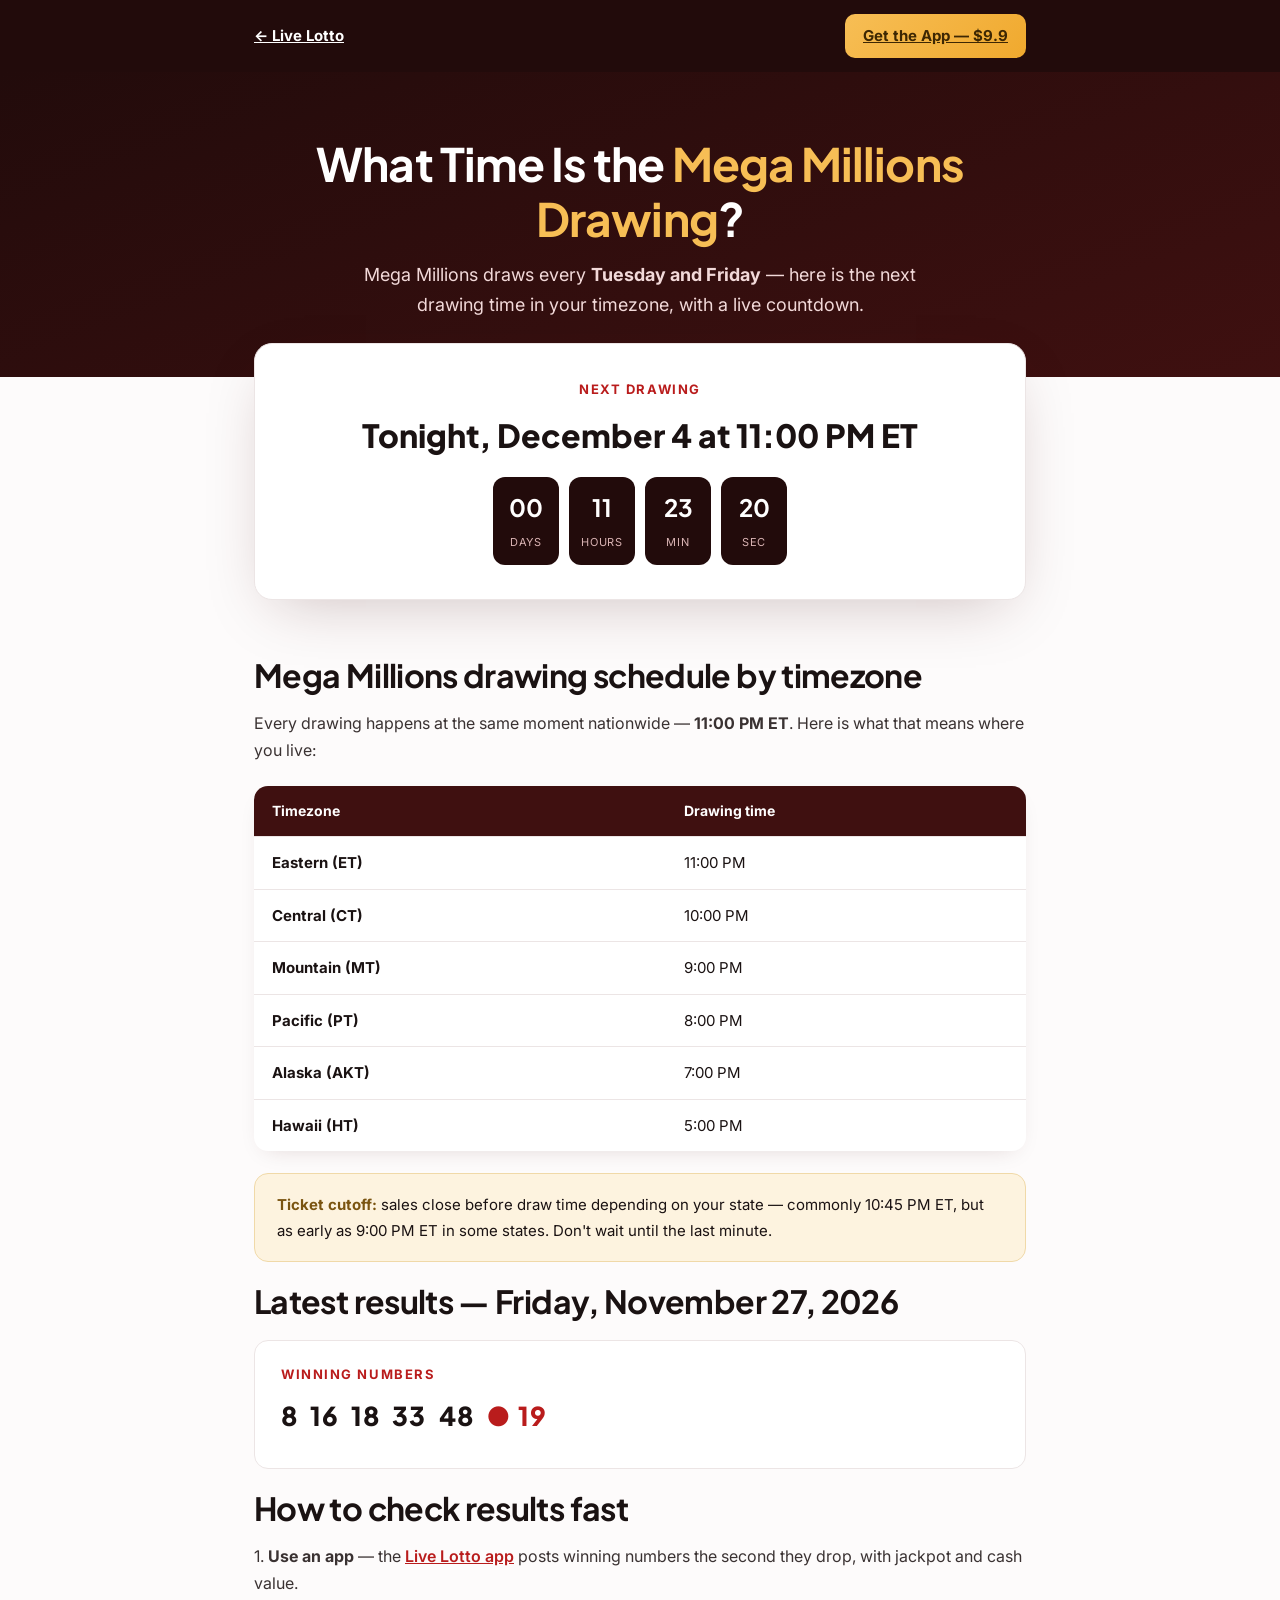
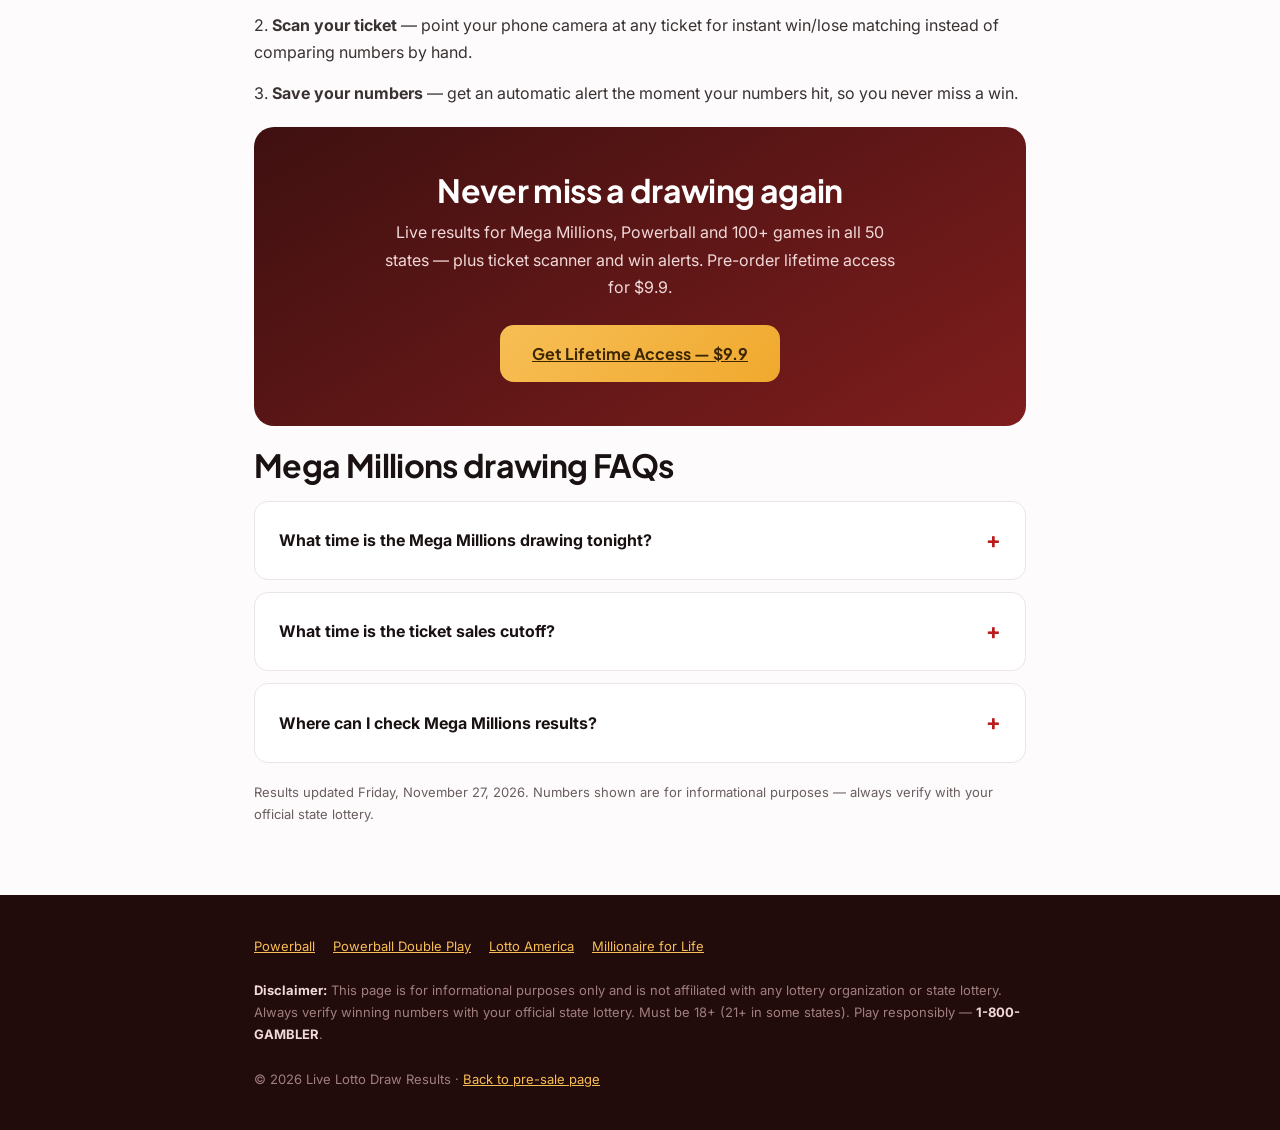
<file: mega-millions-drawing-time.html>
<!DOCTYPE html>
<html lang="en">
<head>
<meta charset="UTF-8">
<meta name="viewport" content="width=device-width, initial-scale=1.0">
<title>What Time Is the Mega Millions Drawing? 2026 Schedule & Live Countdown</title>
<meta name="description" content="Mega Millions drawings are every Tuesday and Friday at 11:00 PM ET. See the next drawing time in your timezone with a live countdown, plus tonight's results and cutoff times.">
<link rel="canonical" href="https://dvbph9vzc2.github.io/Live-Lotto-Presale/mega-millions-drawing-time.html">
<link rel="preconnect" href="https://fonts.googleapis.com">
<link href="https://fonts.googleapis.com/css2?family=Plus+Jakarta+Sans:wght@600;700;800&family=Inter:wght@400;500;600&display=swap" rel="stylesheet">
<style>
:root{--red-950:#220b0b;--red-900:#3f1010;--red-800:#7f1d1d;--red-700:#b91c1c;--gold:#f0a92e;--ink:#1a1212;--muted:#6a5e5e;--line:#ece5e5;--bg:#fdfbfb;--card:#fff}
*{margin:0;padding:0;box-sizing:border-box}body{font-family:'Inter',system-ui,sans-serif;color:var(--ink);background:var(--bg);line-height:1.7}
h1,h2{font-family:'Plus Jakarta Sans',system-ui,sans-serif;letter-spacing:-.02em;line-height:1.2}
.wrap{max-width:820px;margin:0 auto;padding:0 24px}
.topbar{background:var(--red-950);color:#fff;padding:14px 0}
.topbar .wrap{display:flex;align-items:center;justify-content:space-between}
.topbar a{color:#fff;font-weight:700;font-size:15px}
.topbar a.cta{background:linear-gradient(135deg,#f7be55,#f0a92e);color:#3d2703;padding:9px 18px;border-radius:10px}
header.hero{background:linear-gradient(160deg,var(--red-950),var(--red-900));color:#fff;padding:64px 0 56px;text-align:center}
header.hero h1{font-size:clamp(30px,5vw,46px);margin-bottom:14px}
header.hero h1 span{color:#f7be55}
header.hero p{color:#f2d9d9;font-size:18px;max-width:620px;margin:0 auto}
.answer{background:var(--card);border:1px solid var(--line);border-radius:18px;box-shadow:0 20px 60px -20px rgba(64,16,16,.25);margin:-34px auto 0;max-width:820px;padding:34px 30px;text-align:center;position:relative}
.answer .label{font-size:13px;font-weight:700;letter-spacing:.12em;text-transform:uppercase;color:var(--red-700);margin-bottom:8px}
.answer .when{font-family:'Plus Jakarta Sans',sans-serif;font-size:clamp(22px,3.6vw,32px);font-weight:800;margin-bottom:14px}
.count{display:flex;justify-content:center;gap:10px;margin-top:6px}
.cd{background:var(--red-950);color:#fff;border-radius:12px;min-width:66px;padding:10px 6px}
.cd b{font-family:'Plus Jakarta Sans',sans-serif;font-size:24px;display:block}
.cd span{font-size:11px;letter-spacing:.08em;color:#d9b3b3}
section{padding:56px 0}
h2{font-size:clamp(24px,3.4vw,32px);margin-bottom:16px}
p{margin-bottom:14px;color:#3a3232}
table{width:100%;border-collapse:collapse;margin:22px 0;background:var(--card);border-radius:14px;overflow:hidden;box-shadow:0 8px 24px -12px rgba(64,16,16,.18)}
th{background:var(--red-900);color:#fff;text-align:left;padding:13px 18px;font-size:14px}
td{padding:13px 18px;border-top:1px solid var(--line);font-size:15px}
td:first-child{font-weight:700}
.note{background:#fdf3df;border:1px solid #f0d9a8;border-radius:14px;padding:18px 22px;font-size:15px;margin:20px 0}
.note strong{color:#7a5410}
.results{background:var(--card);border:1px solid var(--line);border-radius:14px;padding:22px 26px;margin:20px 0}
.results .nums{font-family:'Plus Jakarta Sans',sans-serif;font-size:26px;font-weight:800;letter-spacing:.04em;margin:8px 0}
.results .nums span{color:var(--red-700)}
.cta-box{background:linear-gradient(150deg,var(--red-900),var(--red-800));border-radius:20px;color:#fff;padding:44px 36px;text-align:center;margin:20px 0}
.cta-box h2{color:#fff;margin-bottom:10px}
.cta-box p{color:#f2d9d9;max-width:520px;margin:0 auto 24px}
.btn{display:inline-block;font-family:'Plus Jakarta Sans',sans-serif;font-weight:700;background:linear-gradient(135deg,#f7be55,#f0a92e);color:#3d2703;padding:15px 32px;border-radius:14px;font-size:16px}
.faq{border:1px solid var(--line);border-radius:14px;margin-bottom:12px;background:#fff}
.faq summary{cursor:pointer;font-weight:700;font-size:16px;padding:20px 24px;list-style:none;display:flex;justify-content:space-between;align-items:center}
.faq summary::-webkit-details-marker{display:none}
.faq summary::after{content:"+";font-size:22px;color:var(--red-700)}
.faq[open] summary::after{content:"–"}
.faq .a{padding:0 24px 22px;color:var(--muted);font-size:15px}
footer{background:var(--red-950);color:#a17f7f;font-size:13px;padding:40px 0;line-height:1.7}
footer strong{color:#f2d9d9}
footer nav a{color:#f7be55;margin-right:14px}
</style>
<script type="application/ld+json">
{"@context":"https://schema.org","@type":"FAQPage","mainEntity":[{"@type":"Question","name":"What time is the Mega Millions drawing tonight?","acceptedAnswer":{"@type":"Answer","text":"Mega Millions draws every Tuesday and Friday at 11:00 PM Eastern Time (10:00 PM CT / 9:00 PM MT / 8:00 PM PT). Use the live countdown above for the exact time remaining until the next drawing."}},{"@type":"Question","name":"What time is the ticket sales cutoff?","acceptedAnswer":{"@type":"Answer","text":"Cutoff times vary by state — commonly 10:45 PM ET on draw nights, but some states close sales earlier. Check your official state lottery site for the exact cutoff where you play."}},{"@type":"Question","name":"Where can I check Mega Millions results?","acceptedAnswer":{"@type":"Answer","text":"Results post on megamillions.com and state lottery sites right after each drawing. The Live Lotto app also posts winning numbers instantly, with jackpot amounts and a ticket scanner."}}]}
</script>
</head>
<body>
<div class="topbar"><div class="wrap"><a href="index.html">← Live Lotto</a><a class="cta" href="index.html#pricing">Get the App — $9.9</a></div></div>
<header class="hero"><div class="wrap">
<h1>What Time Is the <span>Mega Millions Drawing</span>?</h1>
<p>Mega Millions draws every <strong>Tuesday and Friday</strong> — here is the next drawing time in your timezone, with a live countdown.</p>
</div></header>
<div class="wrap"><div class="answer">
<div class="label">Next drawing</div>
<div class="when" id="when">—</div>
<div class="count"><div class="cd"><b id="cd-d">00</b><span>DAYS</span></div><div class="cd"><b id="cd-h">00</b><span>HOURS</span></div><div class="cd"><b id="cd-m">00</b><span>MIN</span></div><div class="cd"><b id="cd-s">00</b><span>SEC</span></div></div>
</div></div>
<section><div class="wrap">
<h2>Mega Millions drawing schedule by timezone</h2>
<p>Every drawing happens at the same moment nationwide — <strong>11:00 PM ET</strong>. Here is what that means where you live:</p>
<table><tr><th>Timezone</th><th>Drawing time</th></tr>
<tr><td>Eastern (ET)</td><td>11:00 PM</td></tr>
<tr><td>Central (CT)</td><td>10:00 PM</td></tr>
<tr><td>Mountain (MT)</td><td>9:00 PM</td></tr>
<tr><td>Pacific (PT)</td><td>8:00 PM</td></tr>
<tr><td>Alaska (AKT)</td><td>7:00 PM</td></tr>
<tr><td>Hawaii (HT)</td><td>5:00 PM</td></tr></table>
<div class="note"><strong>Ticket cutoff:</strong> sales close before draw time depending on your state — commonly 10:45 PM ET, but as early as 9:00 PM ET in some states. Don't wait until the last minute.</div>
<h2>Latest results — Friday, November 27, 2026</h2>
<div class="results">
<div class="label" style="font-size:13px;font-weight:700;letter-spacing:.12em;text-transform:uppercase;color:var(--red-700)">Winning numbers</div>
<div class="nums">8 &nbsp;16 &nbsp;18 &nbsp;33 &nbsp;48 &nbsp;<span>● 19</span></div>
</div>

<h2>How to check results fast</h2>
<p>1. <strong>Use an app</strong> — the <a href="index.html" style="color:var(--red-700);font-weight:600">Live Lotto app</a> posts winning numbers the second they drop, with jackpot and cash value.</p>
<p>2. <strong>Scan your ticket</strong> — point your phone camera at any ticket for instant win/lose matching instead of comparing numbers by hand.</p>
<p>3. <strong>Save your numbers</strong> — get an automatic alert the moment your numbers hit, so you never miss a win.</p>
<div class="cta-box">
<h2>Never miss a drawing again</h2>
<p>Live results for Mega Millions, Powerball and 100+ games in all 50 states — plus ticket scanner and win alerts. Pre-order lifetime access for $9.9.</p>
<a class="btn" href="index.html#pricing">Get Lifetime Access — $9.9</a>
</div>
<h2>Mega Millions drawing FAQs</h2>
<details class="faq"><summary>What time is the Mega Millions drawing tonight?</summary><div class="a">Mega Millions draws every Tuesday and Friday at 11:00 PM Eastern Time (10:00 PM CT / 9:00 PM MT / 8:00 PM PT). Use the live countdown above for the exact time remaining until the next drawing.</div></details>
<details class="faq"><summary>What time is the ticket sales cutoff?</summary><div class="a">Cutoff times vary by state — commonly 10:45 PM ET on draw nights, but some states close sales earlier. Check your official state lottery site for the exact cutoff where you play.</div></details>
<details class="faq"><summary>Where can I check Mega Millions results?</summary><div class="a">Results post on megamillions.com and state lottery sites right after each drawing. The Live Lotto app also posts winning numbers instantly, with jackpot amounts and a ticket scanner.</div></details>
<p style="font-size:13px;color:var(--muted);margin-top:18px">Results updated Friday, November 27, 2026. Numbers shown are for informational purposes — always verify with your official state lottery.</p>
</div></section>
<footer><div class="wrap">
<nav><a href="powerball-drawing-time.html">Powerball</a>
<a href="double-play-drawing-time.html">Powerball Double Play</a>
<a href="lotto-america-drawing-time.html">Lotto America</a>
<a href="millionaire-for-life-drawing-time.html">Millionaire for Life</a></nav><br>
<strong>Disclaimer:</strong> This page is for informational purposes only and is not affiliated with any lottery organization or state lottery. Always verify winning numbers with your official state lottery. Must be 18+ (21+ in some states). Play responsibly — <strong>1-800-GAMBLER</strong>.<br><br>
© 2026 Live Lotto Draw Results · <a href="index.html" style="color:#f7be55">Back to pre-sale page</a>
</div></footer>
<script>
function etParts(ms){
  var map={Sun:0,Mon:1,Tue:2,Wed:3,Thu:4,Fri:5,Sat:6};
  var p=Object.fromEntries(new Intl.DateTimeFormat('en-US',{timeZone:'America/New_York',weekday:'short',year:'numeric',month:'numeric',day:'numeric',hour:'numeric',minute:'numeric',hour12:false}).formatToParts(new Date(ms)).map(function(x){return [x.type,x.value];}));
  return {wd:map[p.weekday],y:+p.year,mo:+p.month,d:+p.day};
}
function etOffsetMs(ms){
  var dtf=new Intl.DateTimeFormat('en-US',{timeZone:'America/New_York',year:'numeric',month:'2-digit',day:'2-digit',hour:'2-digit',minute:'2-digit',second:'2-digit',hour12:false});
  var p=Object.fromEntries(dtf.formatToParts(new Date(ms)).map(function(x){return [x.type,x.value];}));
  var asUTC=Date.UTC(+p.year,+p.month-1,+p.day,(+p.hour)%24,+p.minute,+p.second);
  return ms-asUTC;
}
function nextDraw(){
  var now=Date.now(),days=[2, 5];
  for(var i=0;i<8;i++){
    var probe=now+i*864e5, ep=etParts(probe);
    if(days.indexOf(ep.wd)===-1) continue;
    var drawMs=Date.UTC(ep.y,ep.mo-1,ep.d,23,0,0)+etOffsetMs(probe);
    if(drawMs>now) return {ms:drawMs,y:ep.y,mo:ep.mo,d:ep.d};
  }
  return null;
}
var DAYS=['Sunday','Monday','Tuesday','Wednesday','Thursday','Friday','Saturday'];
var MON=['January','February','March','April','May','June','July','August','September','October','November','December'];
var nd=nextDraw();
if(nd){
  var ep=etParts(nd.ms);
  var today=etParts(Date.now());
  var label=(ep.y===today.y&&ep.mo===today.mo&&ep.d===today.d)?"Tonight":DAYS[ep.wd];
  document.getElementById('when').textContent=label+', '+MON[ep.mo-1]+' '+ep.d+' at 11:00 PM ET';
  (function tick(){
    var diff=Math.max(0,nd.ms-Date.now());
    var d=Math.floor(diff/864e5),h=Math.floor(diff%864e5/36e5),m=Math.floor(diff%36e5/6e4),s=Math.floor(diff%6e4/1e3);
    document.getElementById('cd-d').textContent=String(d).padStart(2,'0');
    document.getElementById('cd-h').textContent=String(h).padStart(2,'0');
    document.getElementById('cd-m').textContent=String(m).padStart(2,'0');
    document.getElementById('cd-s').textContent=String(s).padStart(2,'0');
    setTimeout(tick,1000);
  })();
}
</script>
</body>
</html>
</file>
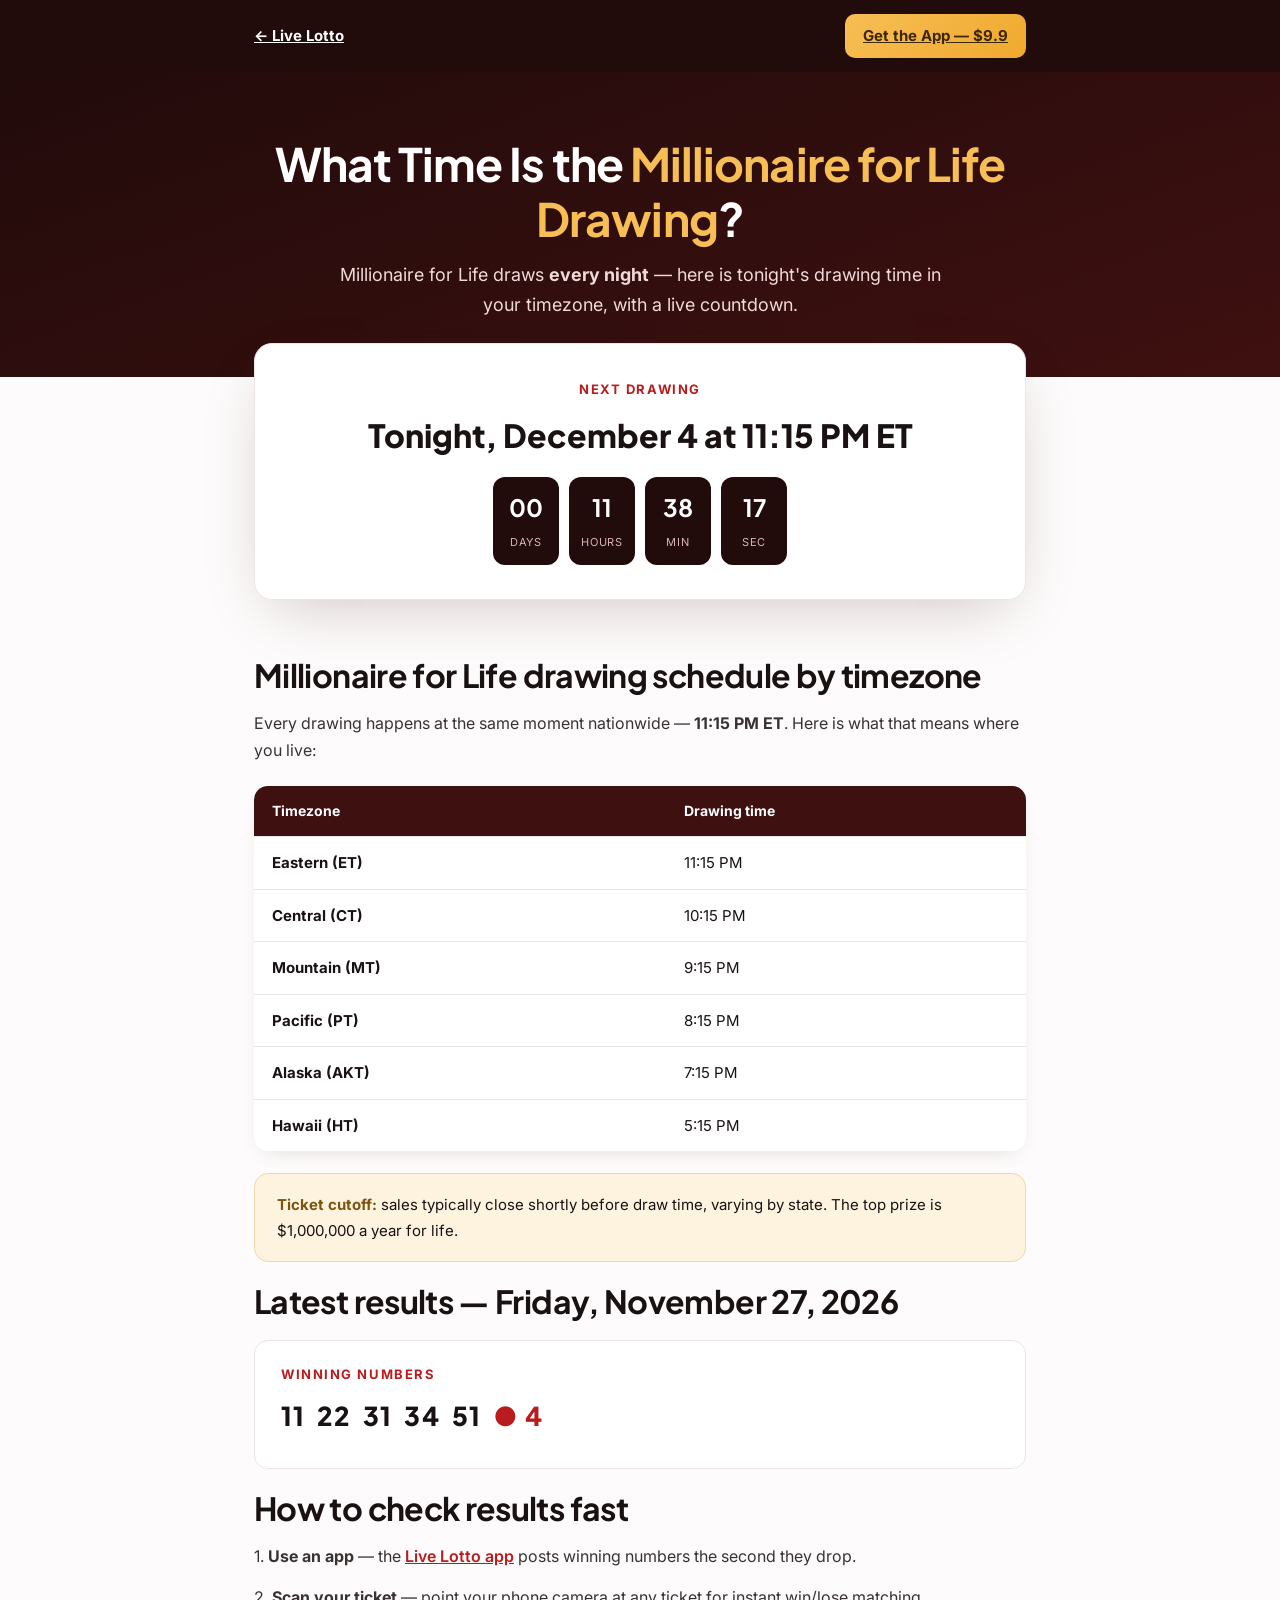
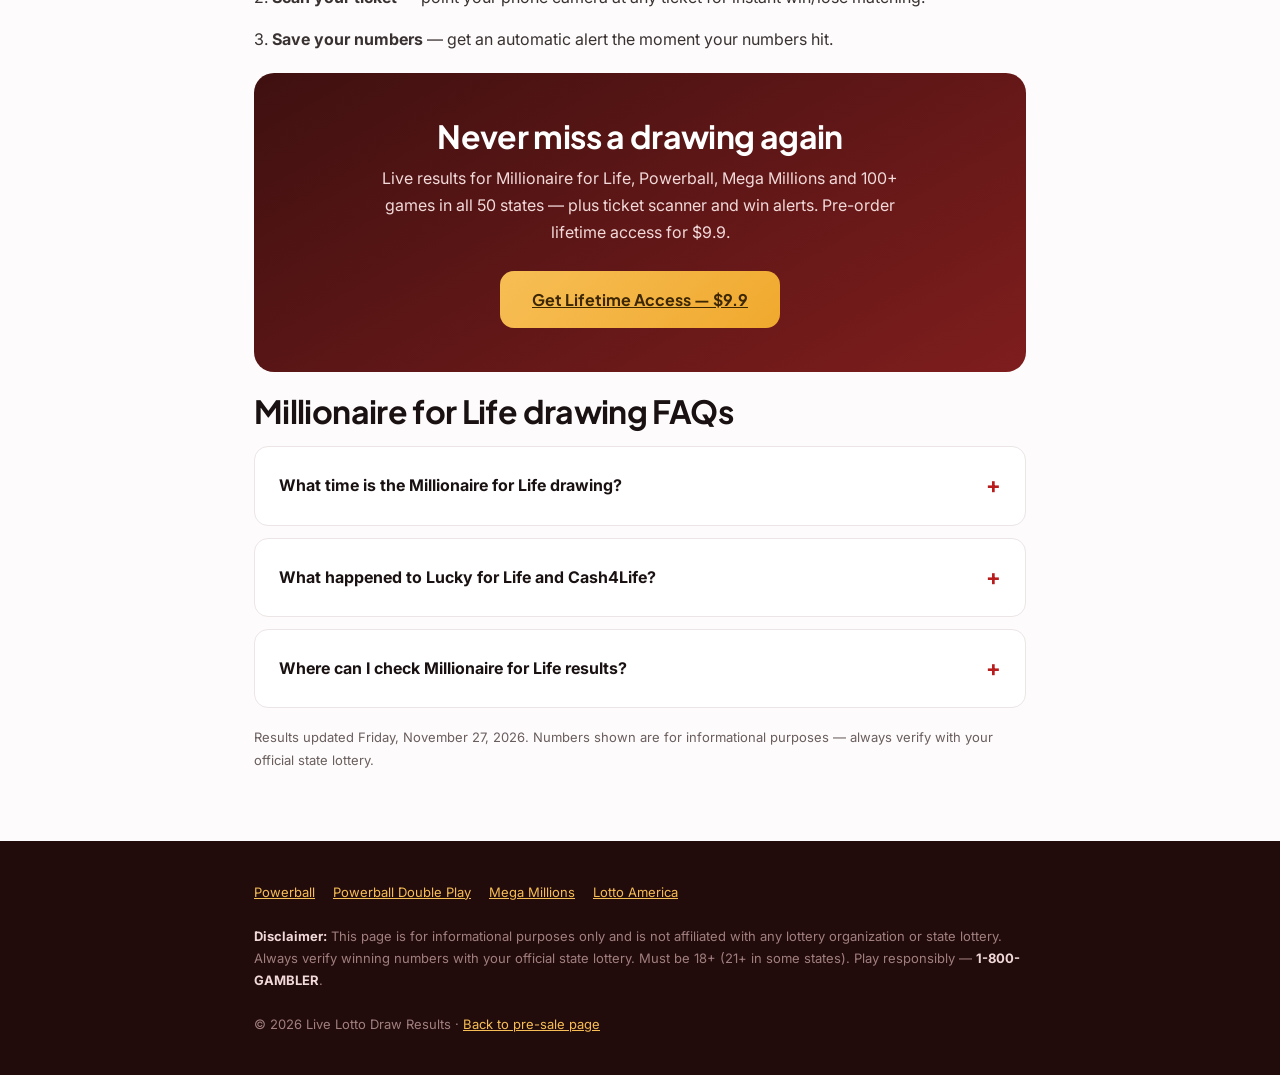
<file: millionaire-for-life-drawing-time.html>
<!DOCTYPE html>
<html lang="en">
<head>
<meta charset="UTF-8">
<meta name="viewport" content="width=device-width, initial-scale=1.0">
<title>What Time Is the Millionaire for Life Drawing? 2026 Schedule & Countdown</title>
<meta name="description" content="Millionaire for Life drawings are held nightly at 11:15 PM ET. See tonight's drawing time in your timezone with a live countdown and the latest winning numbers.">
<link rel="canonical" href="https://dvbph9vzc2.github.io/Live-Lotto-Presale/millionaire-for-life-drawing-time.html">
<link rel="preconnect" href="https://fonts.googleapis.com">
<link href="https://fonts.googleapis.com/css2?family=Plus+Jakarta+Sans:wght@600;700;800&family=Inter:wght@400;500;600&display=swap" rel="stylesheet">
<style>
:root{--red-950:#220b0b;--red-900:#3f1010;--red-800:#7f1d1d;--red-700:#b91c1c;--gold:#f0a92e;--ink:#1a1212;--muted:#6a5e5e;--line:#ece5e5;--bg:#fdfbfb;--card:#fff}
*{margin:0;padding:0;box-sizing:border-box}body{font-family:'Inter',system-ui,sans-serif;color:var(--ink);background:var(--bg);line-height:1.7}
h1,h2{font-family:'Plus Jakarta Sans',system-ui,sans-serif;letter-spacing:-.02em;line-height:1.2}
.wrap{max-width:820px;margin:0 auto;padding:0 24px}
.topbar{background:var(--red-950);color:#fff;padding:14px 0}
.topbar .wrap{display:flex;align-items:center;justify-content:space-between}
.topbar a{color:#fff;font-weight:700;font-size:15px}
.topbar a.cta{background:linear-gradient(135deg,#f7be55,#f0a92e);color:#3d2703;padding:9px 18px;border-radius:10px}
header.hero{background:linear-gradient(160deg,var(--red-950),var(--red-900));color:#fff;padding:64px 0 56px;text-align:center}
header.hero h1{font-size:clamp(30px,5vw,46px);margin-bottom:14px}
header.hero h1 span{color:#f7be55}
header.hero p{color:#f2d9d9;font-size:18px;max-width:620px;margin:0 auto}
.answer{background:var(--card);border:1px solid var(--line);border-radius:18px;box-shadow:0 20px 60px -20px rgba(64,16,16,.25);margin:-34px auto 0;max-width:820px;padding:34px 30px;text-align:center;position:relative}
.answer .label{font-size:13px;font-weight:700;letter-spacing:.12em;text-transform:uppercase;color:var(--red-700);margin-bottom:8px}
.answer .when{font-family:'Plus Jakarta Sans',sans-serif;font-size:clamp(22px,3.6vw,32px);font-weight:800;margin-bottom:14px}
.count{display:flex;justify-content:center;gap:10px;margin-top:6px}
.cd{background:var(--red-950);color:#fff;border-radius:12px;min-width:66px;padding:10px 6px}
.cd b{font-family:'Plus Jakarta Sans',sans-serif;font-size:24px;display:block}
.cd span{font-size:11px;letter-spacing:.08em;color:#d9b3b3}
section{padding:56px 0}
h2{font-size:clamp(24px,3.4vw,32px);margin-bottom:16px}
p{margin-bottom:14px;color:#3a3232}
table{width:100%;border-collapse:collapse;margin:22px 0;background:var(--card);border-radius:14px;overflow:hidden;box-shadow:0 8px 24px -12px rgba(64,16,16,.18)}
th{background:var(--red-900);color:#fff;text-align:left;padding:13px 18px;font-size:14px}
td{padding:13px 18px;border-top:1px solid var(--line);font-size:15px}
td:first-child{font-weight:700}
.note{background:#fdf3df;border:1px solid #f0d9a8;border-radius:14px;padding:18px 22px;font-size:15px;margin:20px 0}
.note strong{color:#7a5410}
.results{background:var(--card);border:1px solid var(--line);border-radius:14px;padding:22px 26px;margin:20px 0}
.results .nums{font-family:'Plus Jakarta Sans',sans-serif;font-size:26px;font-weight:800;letter-spacing:.04em;margin:8px 0}
.results .nums span{color:var(--red-700)}
.cta-box{background:linear-gradient(150deg,var(--red-900),var(--red-800));border-radius:20px;color:#fff;padding:44px 36px;text-align:center;margin:20px 0}
.cta-box h2{color:#fff;margin-bottom:10px}
.cta-box p{color:#f2d9d9;max-width:520px;margin:0 auto 24px}
.btn{display:inline-block;font-family:'Plus Jakarta Sans',sans-serif;font-weight:700;background:linear-gradient(135deg,#f7be55,#f0a92e);color:#3d2703;padding:15px 32px;border-radius:14px;font-size:16px}
.faq{border:1px solid var(--line);border-radius:14px;margin-bottom:12px;background:#fff}
.faq summary{cursor:pointer;font-weight:700;font-size:16px;padding:20px 24px;list-style:none;display:flex;justify-content:space-between;align-items:center}
.faq summary::-webkit-details-marker{display:none}
.faq summary::after{content:"+";font-size:22px;color:var(--red-700)}
.faq[open] summary::after{content:"–"}
.faq .a{padding:0 24px 22px;color:var(--muted);font-size:15px}
footer{background:var(--red-950);color:#a17f7f;font-size:13px;padding:40px 0;line-height:1.7}
footer strong{color:#f2d9d9}
footer nav a{color:#f7be55;margin-right:14px}
</style>
<script type="application/ld+json">
{"@context":"https://schema.org","@type":"FAQPage","mainEntity":[{"@type":"Question","name":"What time is the Millionaire for Life drawing?","acceptedAnswer":{"@type":"Answer","text":"Millionaire for Life drawings are held every night at 11:15 PM Eastern Time."}},{"@type":"Question","name":"What happened to Lucky for Life and Cash4Life?","acceptedAnswer":{"@type":"Answer","text":"Both games were retired in February 2026 and replaced by Millionaire for Life, a multi-state game with a $1,000,000-a-year-for-life top prize."}},{"@type":"Question","name":"Where can I check Millionaire for Life results?","acceptedAnswer":{"@type":"Answer","text":"Results post on official state lottery sites after each nightly drawing. The Live Lotto app posts winning numbers instantly, with a ticket scanner and win alerts."}}]}
</script>
</head>
<body>
<div class="topbar"><div class="wrap"><a href="index.html">← Live Lotto</a><a class="cta" href="index.html#pricing">Get the App — $9.9</a></div></div>
<header class="hero"><div class="wrap">
<h1>What Time Is the <span>Millionaire for Life Drawing</span>?</h1>
<p>Millionaire for Life draws <strong>every night</strong> — here is tonight's drawing time in your timezone, with a live countdown.</p>
</div></header>
<div class="wrap"><div class="answer">
<div class="label">Next drawing</div>
<div class="when" id="when">—</div>
<div class="count"><div class="cd"><b id="cd-d">00</b><span>DAYS</span></div><div class="cd"><b id="cd-h">00</b><span>HOURS</span></div><div class="cd"><b id="cd-m">00</b><span>MIN</span></div><div class="cd"><b id="cd-s">00</b><span>SEC</span></div></div>
</div></div>
<section><div class="wrap">
<h2>Millionaire for Life drawing schedule by timezone</h2>
<p>Every drawing happens at the same moment nationwide — <strong>11:15 PM ET</strong>. Here is what that means where you live:</p>
<table><tr><th>Timezone</th><th>Drawing time</th></tr>
<tr><td>Eastern (ET)</td><td>11:15 PM</td></tr>
<tr><td>Central (CT)</td><td>10:15 PM</td></tr>
<tr><td>Mountain (MT)</td><td>9:15 PM</td></tr>
<tr><td>Pacific (PT)</td><td>8:15 PM</td></tr>
<tr><td>Alaska (AKT)</td><td>7:15 PM</td></tr>
<tr><td>Hawaii (HT)</td><td>5:15 PM</td></tr></table>
<div class="note"><strong>Ticket cutoff:</strong> sales typically close shortly before draw time, varying by state. The top prize is $1,000,000 a year for life.</div>
<h2>Latest results — Friday, November 27, 2026</h2>
<div class="results">
<div class="label" style="font-size:13px;font-weight:700;letter-spacing:.12em;text-transform:uppercase;color:var(--red-700)">Winning numbers</div>
<div class="nums">11 &nbsp;22 &nbsp;31 &nbsp;34 &nbsp;51 &nbsp;<span>● 4</span></div>
</div>

<h2>How to check results fast</h2>
<p>1. <strong>Use an app</strong> — the <a href="index.html" style="color:var(--red-700);font-weight:600">Live Lotto app</a> posts winning numbers the second they drop.</p>
<p>2. <strong>Scan your ticket</strong> — point your phone camera at any ticket for instant win/lose matching.</p>
<p>3. <strong>Save your numbers</strong> — get an automatic alert the moment your numbers hit.</p>
<div class="cta-box">
<h2>Never miss a drawing again</h2>
<p>Live results for Millionaire for Life, Powerball, Mega Millions and 100+ games in all 50 states — plus ticket scanner and win alerts. Pre-order lifetime access for $9.9.</p>
<a class="btn" href="index.html#pricing">Get Lifetime Access — $9.9</a>
</div>
<h2>Millionaire for Life drawing FAQs</h2>
<details class="faq"><summary>What time is the Millionaire for Life drawing?</summary><div class="a">Millionaire for Life drawings are held every night at 11:15 PM Eastern Time.</div></details>
<details class="faq"><summary>What happened to Lucky for Life and Cash4Life?</summary><div class="a">Both games were retired in February 2026 and replaced by Millionaire for Life, a multi-state game with a $1,000,000-a-year-for-life top prize.</div></details>
<details class="faq"><summary>Where can I check Millionaire for Life results?</summary><div class="a">Results post on official state lottery sites after each nightly drawing. The Live Lotto app posts winning numbers instantly, with a ticket scanner and win alerts.</div></details>
<p style="font-size:13px;color:var(--muted);margin-top:18px">Results updated Friday, November 27, 2026. Numbers shown are for informational purposes — always verify with your official state lottery.</p>
</div></section>
<footer><div class="wrap">
<nav><a href="powerball-drawing-time.html">Powerball</a>
<a href="double-play-drawing-time.html">Powerball Double Play</a>
<a href="mega-millions-drawing-time.html">Mega Millions</a>
<a href="lotto-america-drawing-time.html">Lotto America</a></nav><br>
<strong>Disclaimer:</strong> This page is for informational purposes only and is not affiliated with any lottery organization or state lottery. Always verify winning numbers with your official state lottery. Must be 18+ (21+ in some states). Play responsibly — <strong>1-800-GAMBLER</strong>.<br><br>
© 2026 Live Lotto Draw Results · <a href="index.html" style="color:#f7be55">Back to pre-sale page</a>
</div></footer>
<script>
function etParts(ms){
  var map={Sun:0,Mon:1,Tue:2,Wed:3,Thu:4,Fri:5,Sat:6};
  var p=Object.fromEntries(new Intl.DateTimeFormat('en-US',{timeZone:'America/New_York',weekday:'short',year:'numeric',month:'numeric',day:'numeric',hour:'numeric',minute:'numeric',hour12:false}).formatToParts(new Date(ms)).map(function(x){return [x.type,x.value];}));
  return {wd:map[p.weekday],y:+p.year,mo:+p.month,d:+p.day};
}
function etOffsetMs(ms){
  var dtf=new Intl.DateTimeFormat('en-US',{timeZone:'America/New_York',year:'numeric',month:'2-digit',day:'2-digit',hour:'2-digit',minute:'2-digit',second:'2-digit',hour12:false});
  var p=Object.fromEntries(dtf.formatToParts(new Date(ms)).map(function(x){return [x.type,x.value];}));
  var asUTC=Date.UTC(+p.year,+p.month-1,+p.day,(+p.hour)%24,+p.minute,+p.second);
  return ms-asUTC;
}
function nextDraw(){
  var now=Date.now(),days=[0, 1, 2, 3, 4, 5, 6];
  for(var i=0;i<8;i++){
    var probe=now+i*864e5, ep=etParts(probe);
    if(days.indexOf(ep.wd)===-1) continue;
    var drawMs=Date.UTC(ep.y,ep.mo-1,ep.d,23,15,0)+etOffsetMs(probe);
    if(drawMs>now) return {ms:drawMs,y:ep.y,mo:ep.mo,d:ep.d};
  }
  return null;
}
var DAYS=['Sunday','Monday','Tuesday','Wednesday','Thursday','Friday','Saturday'];
var MON=['January','February','March','April','May','June','July','August','September','October','November','December'];
var nd=nextDraw();
if(nd){
  var ep=etParts(nd.ms);
  var today=etParts(Date.now());
  var label=(ep.y===today.y&&ep.mo===today.mo&&ep.d===today.d)?"Tonight":DAYS[ep.wd];
  document.getElementById('when').textContent=label+', '+MON[ep.mo-1]+' '+ep.d+' at 11:15 PM ET';
  (function tick(){
    var diff=Math.max(0,nd.ms-Date.now());
    var d=Math.floor(diff/864e5),h=Math.floor(diff%864e5/36e5),m=Math.floor(diff%36e5/6e4),s=Math.floor(diff%6e4/1e3);
    document.getElementById('cd-d').textContent=String(d).padStart(2,'0');
    document.getElementById('cd-h').textContent=String(h).padStart(2,'0');
    document.getElementById('cd-m').textContent=String(m).padStart(2,'0');
    document.getElementById('cd-s').textContent=String(s).padStart(2,'0');
    setTimeout(tick,1000);
  })();
}
</script>
</body>
</html>
</file>
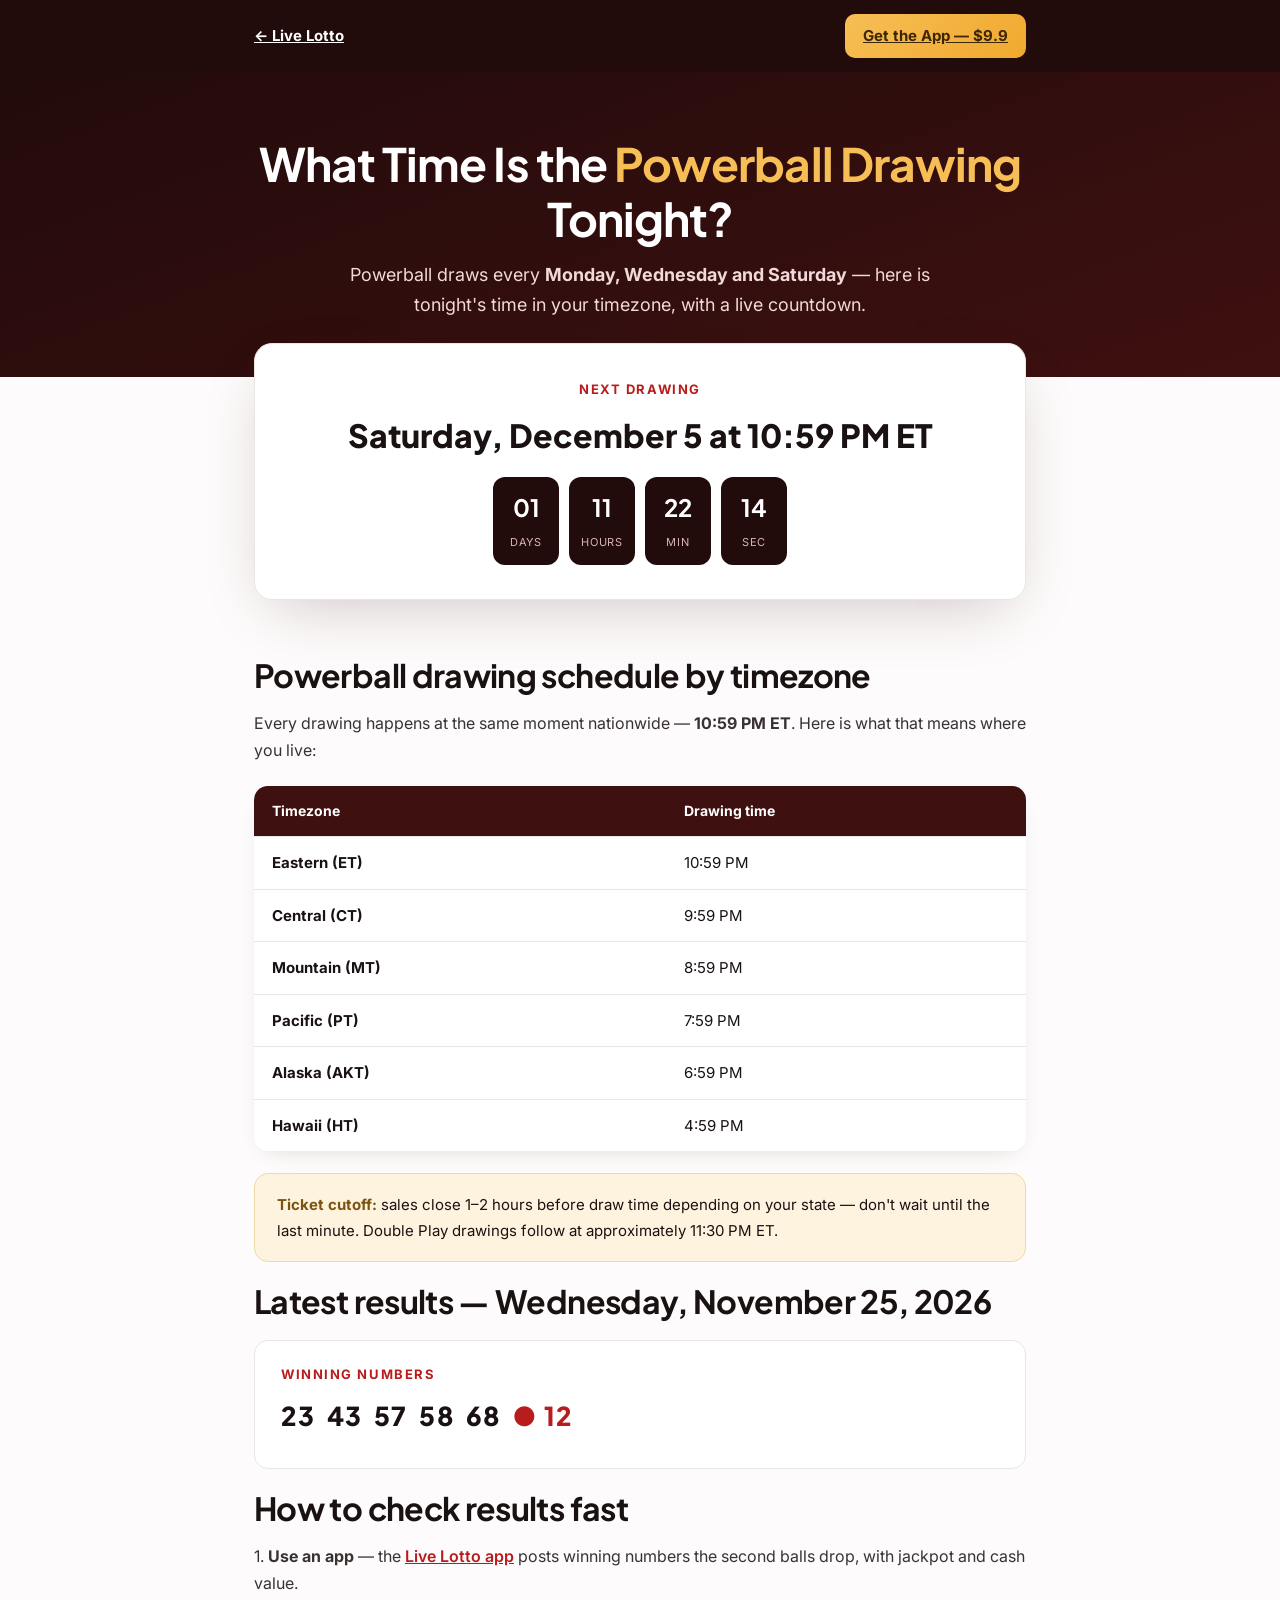
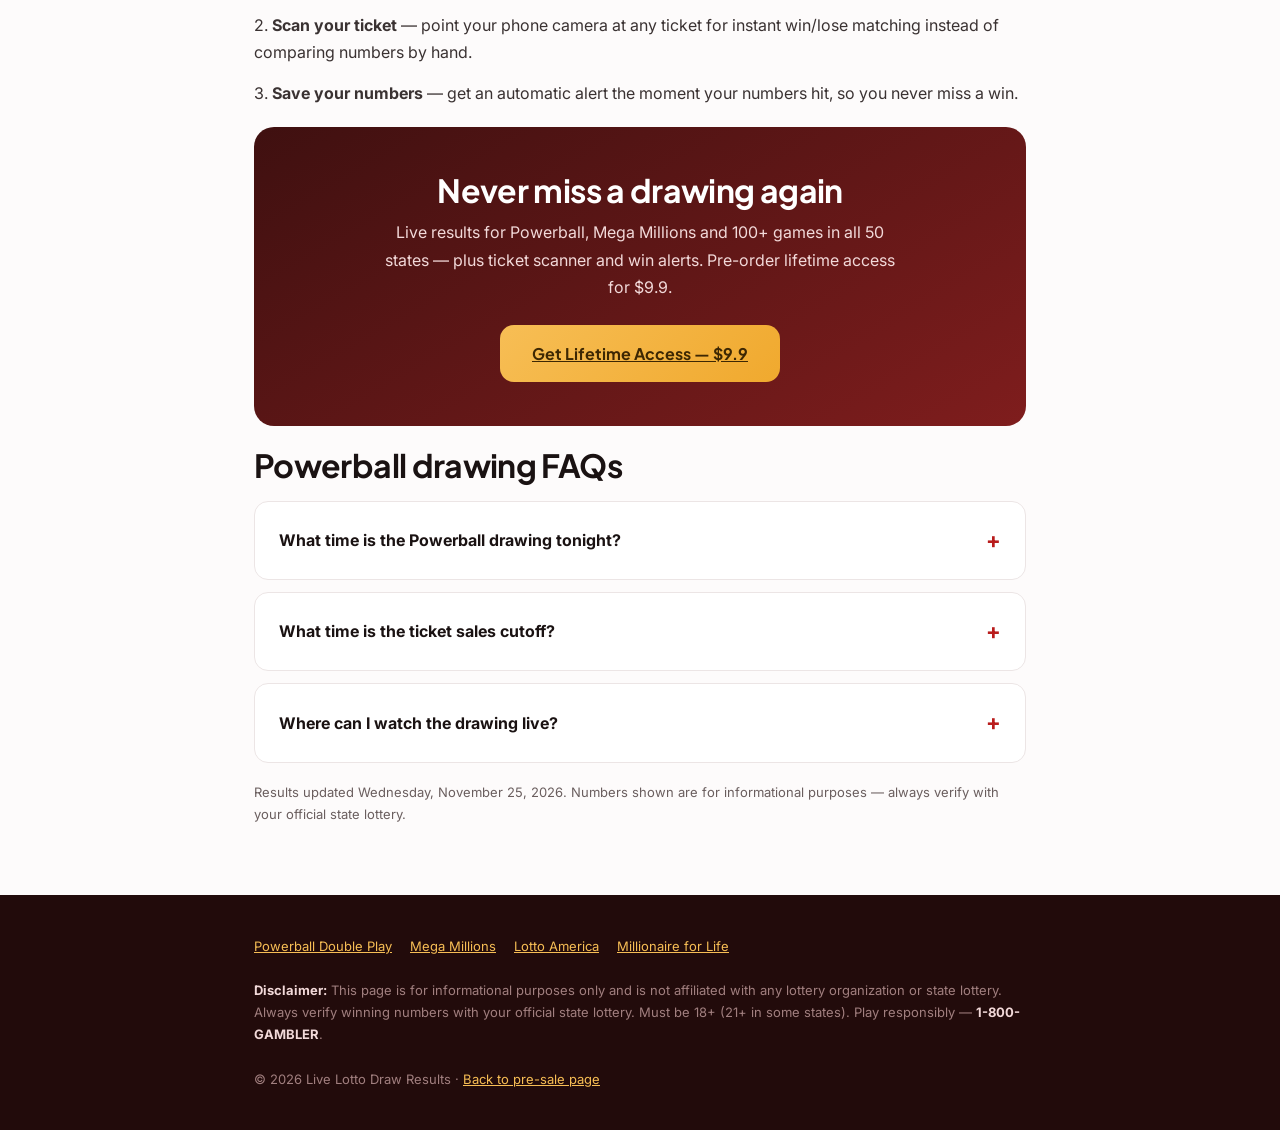
<file: powerball-drawing-time.html>
<!DOCTYPE html>
<html lang="en">
<head>
<meta charset="UTF-8">
<meta name="viewport" content="width=device-width, initial-scale=1.0">
<title>What Time Is the Powerball Drawing Tonight? 2026 Schedule & Live Countdown</title>
<meta name="description" content="Powerball drawings are every Monday, Wednesday and Saturday at 10:59 PM ET. See tonight's drawing time in your timezone with a live countdown, plus cutoff times and how to check results.">
<link rel="canonical" href="https://dvbph9vzc2.github.io/Live-Lotto-Presale/powerball-drawing-time.html">
<link rel="preconnect" href="https://fonts.googleapis.com">
<link href="https://fonts.googleapis.com/css2?family=Plus+Jakarta+Sans:wght@600;700;800&family=Inter:wght@400;500;600&display=swap" rel="stylesheet">
<style>
:root{--red-950:#220b0b;--red-900:#3f1010;--red-800:#7f1d1d;--red-700:#b91c1c;--gold:#f0a92e;--ink:#1a1212;--muted:#6a5e5e;--line:#ece5e5;--bg:#fdfbfb;--card:#fff}
*{margin:0;padding:0;box-sizing:border-box}body{font-family:'Inter',system-ui,sans-serif;color:var(--ink);background:var(--bg);line-height:1.7}
h1,h2{font-family:'Plus Jakarta Sans',system-ui,sans-serif;letter-spacing:-.02em;line-height:1.2}
.wrap{max-width:820px;margin:0 auto;padding:0 24px}
.topbar{background:var(--red-950);color:#fff;padding:14px 0}
.topbar .wrap{display:flex;align-items:center;justify-content:space-between}
.topbar a{color:#fff;font-weight:700;font-size:15px}
.topbar a.cta{background:linear-gradient(135deg,#f7be55,#f0a92e);color:#3d2703;padding:9px 18px;border-radius:10px}
header.hero{background:linear-gradient(160deg,var(--red-950),var(--red-900));color:#fff;padding:64px 0 56px;text-align:center}
header.hero h1{font-size:clamp(30px,5vw,46px);margin-bottom:14px}
header.hero h1 span{color:#f7be55}
header.hero p{color:#f2d9d9;font-size:18px;max-width:620px;margin:0 auto}
.answer{background:var(--card);border:1px solid var(--line);border-radius:18px;box-shadow:0 20px 60px -20px rgba(64,16,16,.25);margin:-34px auto 0;max-width:820px;padding:34px 30px;text-align:center;position:relative}
.answer .label{font-size:13px;font-weight:700;letter-spacing:.12em;text-transform:uppercase;color:var(--red-700);margin-bottom:8px}
.answer .when{font-family:'Plus Jakarta Sans',sans-serif;font-size:clamp(22px,3.6vw,32px);font-weight:800;margin-bottom:14px}
.count{display:flex;justify-content:center;gap:10px;margin-top:6px}
.cd{background:var(--red-950);color:#fff;border-radius:12px;min-width:66px;padding:10px 6px}
.cd b{font-family:'Plus Jakarta Sans',sans-serif;font-size:24px;display:block}
.cd span{font-size:11px;letter-spacing:.08em;color:#d9b3b3}
section{padding:56px 0}
h2{font-size:clamp(24px,3.4vw,32px);margin-bottom:16px}
p{margin-bottom:14px;color:#3a3232}
table{width:100%;border-collapse:collapse;margin:22px 0;background:var(--card);border-radius:14px;overflow:hidden;box-shadow:0 8px 24px -12px rgba(64,16,16,.18)}
th{background:var(--red-900);color:#fff;text-align:left;padding:13px 18px;font-size:14px}
td{padding:13px 18px;border-top:1px solid var(--line);font-size:15px}
td:first-child{font-weight:700}
.note{background:#fdf3df;border:1px solid #f0d9a8;border-radius:14px;padding:18px 22px;font-size:15px;margin:20px 0}
.note strong{color:#7a5410}
.results{background:var(--card);border:1px solid var(--line);border-radius:14px;padding:22px 26px;margin:20px 0}
.results .nums{font-family:'Plus Jakarta Sans',sans-serif;font-size:26px;font-weight:800;letter-spacing:.04em;margin:8px 0}
.results .nums span{color:var(--red-700)}
.cta-box{background:linear-gradient(150deg,var(--red-900),var(--red-800));border-radius:20px;color:#fff;padding:44px 36px;text-align:center;margin:20px 0}
.cta-box h2{color:#fff;margin-bottom:10px}
.cta-box p{color:#f2d9d9;max-width:520px;margin:0 auto 24px}
.btn{display:inline-block;font-family:'Plus Jakarta Sans',sans-serif;font-weight:700;background:linear-gradient(135deg,#f7be55,#f0a92e);color:#3d2703;padding:15px 32px;border-radius:14px;font-size:16px}
.faq{border:1px solid var(--line);border-radius:14px;margin-bottom:12px;background:#fff}
.faq summary{cursor:pointer;font-weight:700;font-size:16px;padding:20px 24px;list-style:none;display:flex;justify-content:space-between;align-items:center}
.faq summary::-webkit-details-marker{display:none}
.faq summary::after{content:"+";font-size:22px;color:var(--red-700)}
.faq[open] summary::after{content:"–"}
.faq .a{padding:0 24px 22px;color:var(--muted);font-size:15px}
footer{background:var(--red-950);color:#a17f7f;font-size:13px;padding:40px 0;line-height:1.7}
footer strong{color:#f2d9d9}
footer nav a{color:#f7be55;margin-right:14px}
</style>
<script type="application/ld+json">
{"@context":"https://schema.org","@type":"FAQPage","mainEntity":[{"@type":"Question","name":"What time is the Powerball drawing tonight?","acceptedAnswer":{"@type":"Answer","text":"Powerball draws every Monday, Wednesday and Saturday at 10:59 PM Eastern Time (9:59 PM CT / 8:59 PM MT / 7:59 PM PT). Use the live countdown above for the exact time remaining."}},{"@type":"Question","name":"What time is the ticket sales cutoff?","acceptedAnswer":{"@type":"Answer","text":"Cutoff times vary by state but are typically 1 to 2 hours before the 10:59 PM ET drawing. Check your official state lottery site for the exact cutoff where you play."}},{"@type":"Question","name":"Where can I watch the drawing live?","acceptedAnswer":{"@type":"Answer","text":"Drawings stream on Powerball.com and many state lottery websites. Results are also posted instantly in the Live Lotto app with jackpot amounts, prize breakdowns and a ticket scanner."}}]}
</script>
</head>
<body>
<div class="topbar"><div class="wrap"><a href="index.html">← Live Lotto</a><a class="cta" href="index.html#pricing">Get the App — $9.9</a></div></div>
<header class="hero"><div class="wrap">
<h1>What Time Is the <span>Powerball Drawing</span> Tonight?</h1>
<p>Powerball draws every <strong>Monday, Wednesday and Saturday</strong> — here is tonight's time in your timezone, with a live countdown.</p>
</div></header>
<div class="wrap"><div class="answer">
<div class="label">Next drawing</div>
<div class="when" id="when">—</div>
<div class="count"><div class="cd"><b id="cd-d">00</b><span>DAYS</span></div><div class="cd"><b id="cd-h">00</b><span>HOURS</span></div><div class="cd"><b id="cd-m">00</b><span>MIN</span></div><div class="cd"><b id="cd-s">00</b><span>SEC</span></div></div>
</div></div>
<section><div class="wrap">
<h2>Powerball drawing schedule by timezone</h2>
<p>Every drawing happens at the same moment nationwide — <strong>10:59 PM ET</strong>. Here is what that means where you live:</p>
<table><tr><th>Timezone</th><th>Drawing time</th></tr>
<tr><td>Eastern (ET)</td><td>10:59 PM</td></tr>
<tr><td>Central (CT)</td><td>9:59 PM</td></tr>
<tr><td>Mountain (MT)</td><td>8:59 PM</td></tr>
<tr><td>Pacific (PT)</td><td>7:59 PM</td></tr>
<tr><td>Alaska (AKT)</td><td>6:59 PM</td></tr>
<tr><td>Hawaii (HT)</td><td>4:59 PM</td></tr></table>
<div class="note"><strong>Ticket cutoff:</strong> sales close 1–2 hours before draw time depending on your state — don't wait until the last minute. Double Play drawings follow at approximately 11:30 PM ET.</div>
<h2>Latest results — Wednesday, November 25, 2026</h2>
<div class="results">
<div class="label" style="font-size:13px;font-weight:700;letter-spacing:.12em;text-transform:uppercase;color:var(--red-700)">Winning numbers</div>
<div class="nums">23 &nbsp;43 &nbsp;57 &nbsp;58 &nbsp;68 &nbsp;<span>● 12</span></div>
</div>

<h2>How to check results fast</h2>
<p>1. <strong>Use an app</strong> — the <a href="index.html" style="color:var(--red-700);font-weight:600">Live Lotto app</a> posts winning numbers the second balls drop, with jackpot and cash value.</p>
<p>2. <strong>Scan your ticket</strong> — point your phone camera at any ticket for instant win/lose matching instead of comparing numbers by hand.</p>
<p>3. <strong>Save your numbers</strong> — get an automatic alert the moment your numbers hit, so you never miss a win.</p>
<div class="cta-box">
<h2>Never miss a drawing again</h2>
<p>Live results for Powerball, Mega Millions and 100+ games in all 50 states — plus ticket scanner and win alerts. Pre-order lifetime access for $9.9.</p>
<a class="btn" href="index.html#pricing">Get Lifetime Access — $9.9</a>
</div>
<h2>Powerball drawing FAQs</h2>
<details class="faq"><summary>What time is the Powerball drawing tonight?</summary><div class="a">Powerball draws every Monday, Wednesday and Saturday at 10:59 PM Eastern Time (9:59 PM CT / 8:59 PM MT / 7:59 PM PT). Use the live countdown above for the exact time remaining.</div></details>
<details class="faq"><summary>What time is the ticket sales cutoff?</summary><div class="a">Cutoff times vary by state but are typically 1 to 2 hours before the 10:59 PM ET drawing. Check your official state lottery site for the exact cutoff where you play.</div></details>
<details class="faq"><summary>Where can I watch the drawing live?</summary><div class="a">Drawings stream on Powerball.com and many state lottery websites. Results are also posted instantly in the Live Lotto app with jackpot amounts, prize breakdowns and a ticket scanner.</div></details>
<p style="font-size:13px;color:var(--muted);margin-top:18px">Results updated Wednesday, November 25, 2026. Numbers shown are for informational purposes — always verify with your official state lottery.</p>
</div></section>
<footer><div class="wrap">
<nav><a href="double-play-drawing-time.html">Powerball Double Play</a>
<a href="mega-millions-drawing-time.html">Mega Millions</a>
<a href="lotto-america-drawing-time.html">Lotto America</a>
<a href="millionaire-for-life-drawing-time.html">Millionaire for Life</a></nav><br>
<strong>Disclaimer:</strong> This page is for informational purposes only and is not affiliated with any lottery organization or state lottery. Always verify winning numbers with your official state lottery. Must be 18+ (21+ in some states). Play responsibly — <strong>1-800-GAMBLER</strong>.<br><br>
© 2026 Live Lotto Draw Results · <a href="index.html" style="color:#f7be55">Back to pre-sale page</a>
</div></footer>
<script>
function etParts(ms){
  var map={Sun:0,Mon:1,Tue:2,Wed:3,Thu:4,Fri:5,Sat:6};
  var p=Object.fromEntries(new Intl.DateTimeFormat('en-US',{timeZone:'America/New_York',weekday:'short',year:'numeric',month:'numeric',day:'numeric',hour:'numeric',minute:'numeric',hour12:false}).formatToParts(new Date(ms)).map(function(x){return [x.type,x.value];}));
  return {wd:map[p.weekday],y:+p.year,mo:+p.month,d:+p.day};
}
function etOffsetMs(ms){
  var dtf=new Intl.DateTimeFormat('en-US',{timeZone:'America/New_York',year:'numeric',month:'2-digit',day:'2-digit',hour:'2-digit',minute:'2-digit',second:'2-digit',hour12:false});
  var p=Object.fromEntries(dtf.formatToParts(new Date(ms)).map(function(x){return [x.type,x.value];}));
  var asUTC=Date.UTC(+p.year,+p.month-1,+p.day,(+p.hour)%24,+p.minute,+p.second);
  return ms-asUTC;
}
function nextDraw(){
  var now=Date.now(),days=[1, 3, 6];
  for(var i=0;i<8;i++){
    var probe=now+i*864e5, ep=etParts(probe);
    if(days.indexOf(ep.wd)===-1) continue;
    var drawMs=Date.UTC(ep.y,ep.mo-1,ep.d,22,59,0)+etOffsetMs(probe);
    if(drawMs>now) return {ms:drawMs,y:ep.y,mo:ep.mo,d:ep.d};
  }
  return null;
}
var DAYS=['Sunday','Monday','Tuesday','Wednesday','Thursday','Friday','Saturday'];
var MON=['January','February','March','April','May','June','July','August','September','October','November','December'];
var nd=nextDraw();
if(nd){
  var ep=etParts(nd.ms);
  var today=etParts(Date.now());
  var label=(ep.y===today.y&&ep.mo===today.mo&&ep.d===today.d)?"Tonight":DAYS[ep.wd];
  document.getElementById('when').textContent=label+', '+MON[ep.mo-1]+' '+ep.d+' at 10:59 PM ET';
  (function tick(){
    var diff=Math.max(0,nd.ms-Date.now());
    var d=Math.floor(diff/864e5),h=Math.floor(diff%864e5/36e5),m=Math.floor(diff%36e5/6e4),s=Math.floor(diff%6e4/1e3);
    document.getElementById('cd-d').textContent=String(d).padStart(2,'0');
    document.getElementById('cd-h').textContent=String(h).padStart(2,'0');
    document.getElementById('cd-m').textContent=String(m).padStart(2,'0');
    document.getElementById('cd-s').textContent=String(s).padStart(2,'0');
    setTimeout(tick,1000);
  })();
}
</script>
</body>
</html>
</file>
<file: assets/css/images-a.css>
.img-mega{background-image:url([data-uri])}
.img-pickbuy{background-image:url([data-uri])}
</file>
<file: assets/css/images-b.css>
.img-scan{background-image:url([data-uri])}
.img-detail{background-image:url([data-uri])}
</file>
